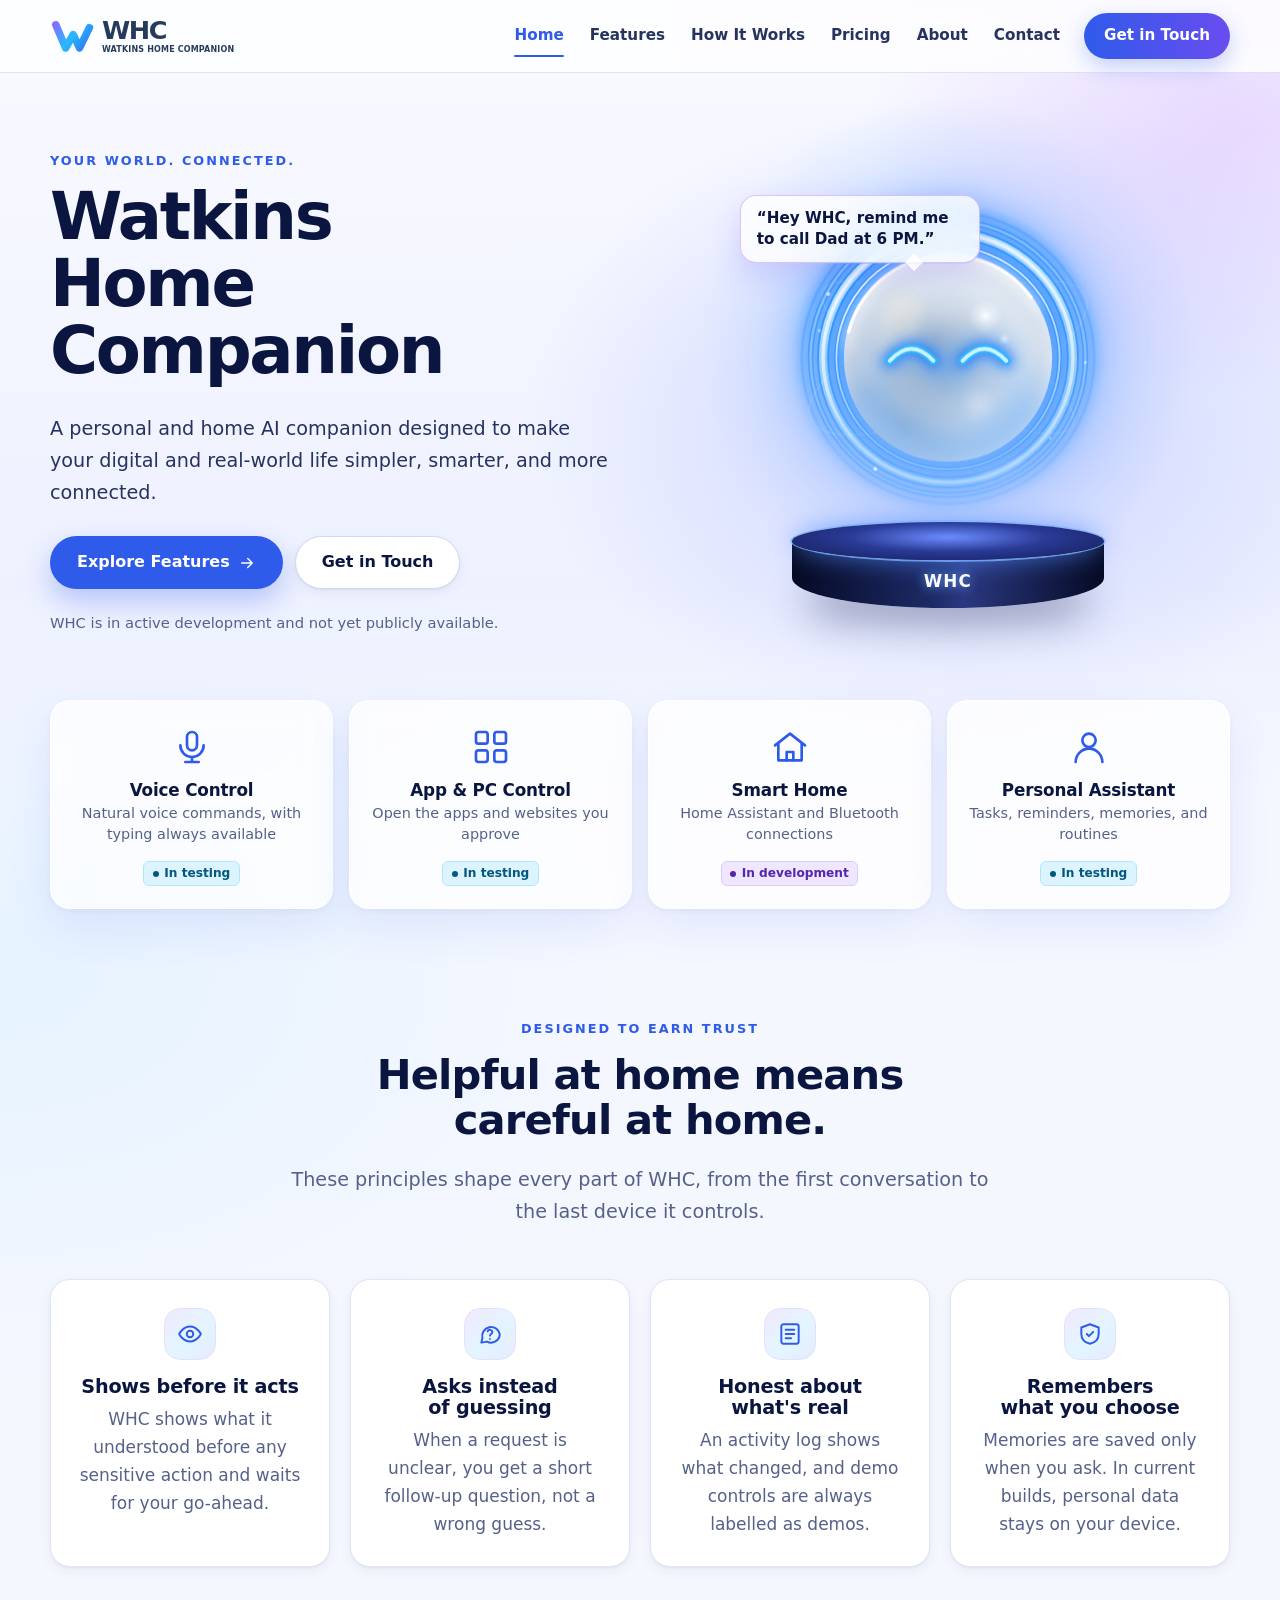
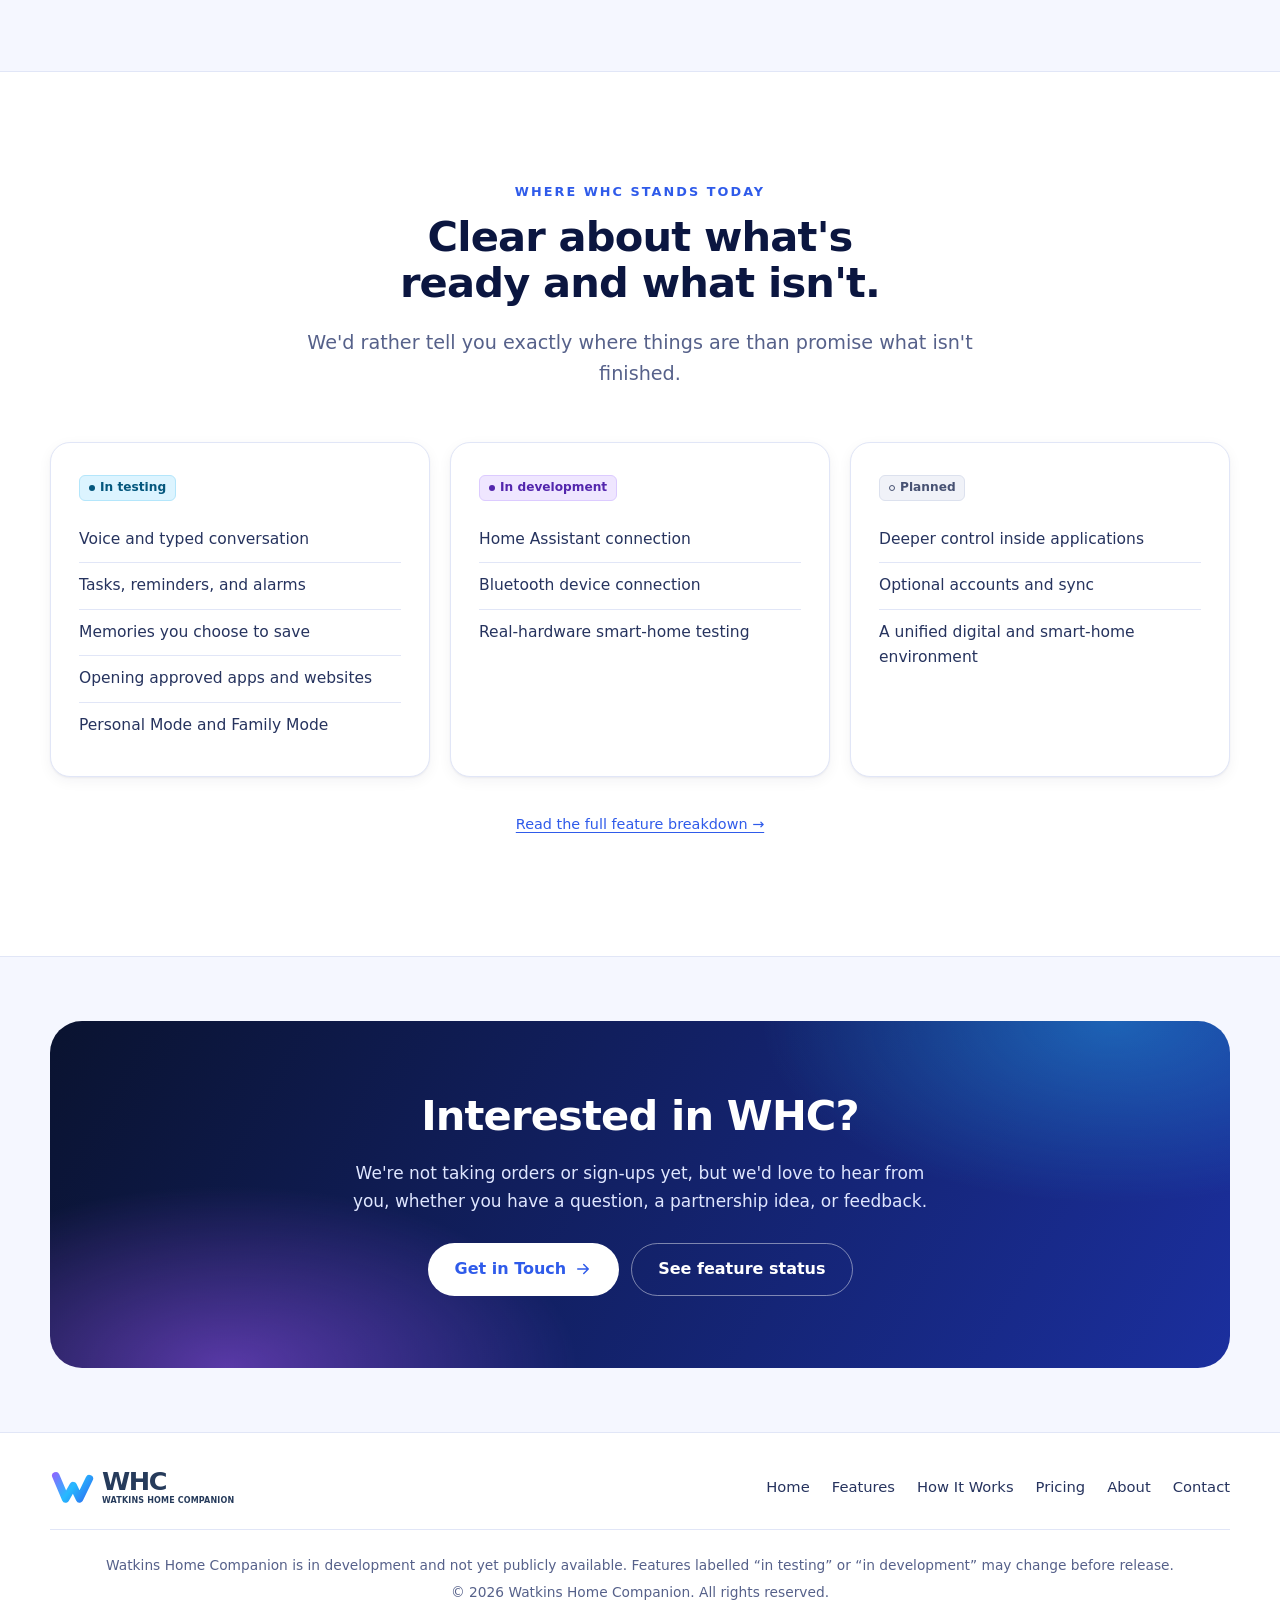
<file: index.html>
<!doctype html>
<html lang="en">
<head>
  <meta charset="utf-8">
  <meta name="viewport" content="width=device-width, initial-scale=1">
  <meta http-equiv="Content-Security-Policy" content="default-src 'self'; img-src 'self' data: https://*.google-analytics.com https://*.googletagmanager.com https://www.google.com; style-src 'self' 'unsafe-inline'; script-src 'self' https://*.googletagmanager.com; connect-src 'self' https://*.google-analytics.com https://*.analytics.google.com https://*.googletagmanager.com https://www.google.com; object-src 'none'; base-uri 'self'; form-action 'none'">
  <meta name="referrer" content="strict-origin-when-cross-origin">
  <!-- Google tag (gtag.js) for Google Analytics 4 -->
  <script async src="https://www.googletagmanager.com/gtag/js?id=G-37F58RW5W6"></script>
  <script src="/assets/js/analytics.js"></script>
  <title>Watkins Home Companion (WHC) — Your AI personal and home companion</title>
  <meta name="description" content="Watkins Home Companion (WHC) is a personal and home AI companion in development, designed to make your digital and real-world life simpler, smarter, and more connected.">
  <link rel="canonical" href="https://watkinshomecompanion.com/">
  <meta name="theme-color" content="#f5f7ff">
  <meta property="og:type" content="website">
  <meta property="og:site_name" content="Watkins Home Companion">
  <meta property="og:title" content="Watkins Home Companion (WHC) — Your AI personal and home companion">
  <meta property="og:description" content="Watkins Home Companion (WHC) is a personal and home AI companion in development, designed to make your digital and real-world life simpler, smarter, and more connected.">
  <meta property="og:url" content="https://watkinshomecompanion.com/">
  <meta property="og:image" content="https://watkinshomecompanion.com/assets/img/og-image.png">
  <meta property="og:image:width" content="1200">
  <meta property="og:image:height" content="630">
  <meta property="og:image:alt" content="The WHC logo beside the glowing WHC companion orb on its pedestal">
  <meta name="twitter:card" content="summary_large_image">
  <link rel="icon" href="/favicon.svg" type="image/svg+xml">
  <link rel="icon" href="/assets/img/icon-32.png" sizes="32x32" type="image/png">
  <link rel="apple-touch-icon" href="/assets/img/apple-touch-icon.png">
  <link rel="manifest" href="/site.webmanifest">
  <link rel="stylesheet" href="/assets/css/styles.css">
  <script src="/assets/js/main.js" defer></script>
  <noscript><style>.site-nav{display:block!important;position:static!important;box-shadow:none!important}.nav-toggle{display:none!important}.header-inner{flex-wrap:wrap}</style></noscript>
  <script type="application/ld+json">{"@context":"https://schema.org","@graph":[{"@type":"Organization","@id":"https://watkinshomecompanion.com/#org","name":"Watkins Home Companion","alternateName":"WHC","url":"https://watkinshomecompanion.com/","logo":"https://watkinshomecompanion.com/assets/img/whc-logo.png"},{"@type":"WebSite","@id":"https://watkinshomecompanion.com/#website","name":"Watkins Home Companion","url":"https://watkinshomecompanion.com/","publisher":{"@id":"https://watkinshomecompanion.com/#org"}}]}</script>
</head>
<body>
  <a class="skip-link" href="#main">Skip to main content</a>
  <header class="site-header">
    <div class="container header-inner">
      <a class="brand" href="/" aria-label="Watkins Home Companion — home"><svg class="brand-mark" viewBox="0 0 76 60" width="76" height="60" aria-hidden="true" focusable="false"><defs><linearGradient id="whc-grad-h" gradientUnits="userSpaceOnUse" x1="0" y1="0" x2="76" y2="60"><stop offset="0" stop-color="#a257ff"/><stop offset=".5" stop-color="#26baff"/><stop offset="1" stop-color="#3159ec"/></linearGradient></defs><path d="M10 10 27 50 40 27 51 50 68 15" fill="none" stroke="url(#whc-grad-h)" stroke-width="13" stroke-linecap="round" stroke-linejoin="round"/></svg><span class="brand-text"><span class="brand-name">WHC</span><span class="brand-sub">WATKINS HOME COMPANION</span></span></a>
      <button class="nav-toggle" type="button" aria-expanded="false" aria-controls="site-nav"><span class="sr-only">Open menu</span><span class="nav-toggle-bars" aria-hidden="true"></span></button>
      <nav id="site-nav" class="site-nav" aria-label="Main">
        <ul>
          <li><a href="/" aria-current="page">Home</a></li>
          <li><a href="/features/">Features</a></li>
          <li><a href="/how-it-works/">How It Works</a></li>
          <li><a href="/pricing/">Pricing</a></li>
          <li><a href="/about/">About</a></li>
          <li><a href="/contact/">Contact</a></li>
          <li><a class="nav-cta" href="/contact/">Get in Touch</a></li>
        </ul>
      </nav>
    </div>
  </header>

  <main id="main">
    <section class="hero" aria-labelledby="hero-title">
      <div class="container hero-inner">
        <div class="hero-copy">
          <p class="eyebrow">Your world. Connected.</p>
          <h1 id="hero-title">Watkins<br>Home Companion</h1>
          <p class="lede">A personal and home AI companion designed to make your digital and real-world life simpler, smarter, and more connected.</p>
          <div class="cta-row">
            <a class="btn btn-primary" href="/features/">Explore Features <svg viewBox="0 0 24 24" aria-hidden="true" focusable="false" fill="none" stroke="currentColor" stroke-width="2" stroke-linecap="round" stroke-linejoin="round"><path d="M5 12h14M13 6l6 6-6 6"/></svg></a>
            <a class="btn btn-ghost" href="/contact/">Get in Touch</a>
          </div>
          <p class="hero-note">WHC is in active development and not yet publicly available.</p>
        </div>
        <div class="hero-visual">
          <div class="orb-scene">
            <span class="orb-glow" aria-hidden="true"></span>
            <p class="bubble bubble--hero"><span class="sr-only">Example request: </span>“Hey WHC, remind me to call Dad at 6 PM.”</p>
            <div class="orb-float" aria-hidden="true"><div class="orb"></div></div>
            <div class="pedestal" aria-hidden="true"><div class="pedestal-body"><span>WHC</span></div><div class="pedestal-top"></div></div>
          </div>
        </div>
      </div>
    </section>

    <section class="tiles" aria-label="Core capabilities">
      <div class="container">
        <div class="grid grid-4">
          <div class="tile">
            <div class="tile-icon" aria-hidden="true"><svg viewBox="0 0 24 24" aria-hidden="true" focusable="false"><rect x="9" y="3" width="6" height="11" rx="3"/><path d="M5 11a7 7 0 0 0 14 0M12 18v3M8 21h8"/></svg></div>
            <h2>Voice Control</h2>
            <p>Natural voice commands, with typing always available</p>
            <span class="status status--testing">In testing</span>
          </div>
          <div class="tile">
            <div class="tile-icon" aria-hidden="true"><svg viewBox="0 0 24 24" aria-hidden="true" focusable="false"><rect x="3" y="3" width="7" height="7" rx="1.5"/><rect x="14" y="3" width="7" height="7" rx="1.5"/><rect x="3" y="14" width="7" height="7" rx="1.5"/><rect x="14" y="14" width="7" height="7" rx="1.5"/></svg></div>
            <h2>App &amp; PC Control</h2>
            <p>Open the apps and websites you approve</p>
            <span class="status status--testing">In testing</span>
          </div>
          <div class="tile">
            <div class="tile-icon" aria-hidden="true"><svg viewBox="0 0 24 24" aria-hidden="true" focusable="false"><path d="M3 11 12 4l9 7"/><path d="M5 10v10h14V10"/><path d="M10 20v-5h4v5"/></svg></div>
            <h2>Smart Home</h2>
            <p>Home Assistant and Bluetooth connections</p>
            <span class="status status--dev">In development</span>
          </div>
          <div class="tile">
            <div class="tile-icon" aria-hidden="true"><svg viewBox="0 0 24 24" aria-hidden="true" focusable="false"><circle cx="12" cy="8" r="4"/><path d="M4 21a8 8 0 0 1 16 0"/></svg></div>
            <h2>Personal Assistant</h2>
            <p>Tasks, reminders, memories, and routines</p>
            <span class="status status--testing">In testing</span>
          </div>
        </div>
      </div>
    </section>

    <section class="section" aria-labelledby="trust-title">
      <div class="container">
        <div class="section-head center">
          <p class="eyebrow">Designed to earn trust</p>
          <h2 id="trust-title">Helpful at home means careful at home.</h2>
          <p class="lede">These principles shape every part of WHC, from the first conversation to the last device it controls.</p>
        </div>
        <div class="grid grid-4">
          <article class="card card-center">
            <span class="icon" aria-hidden="true"><svg viewBox="0 0 24 24" aria-hidden="true" focusable="false"><path d="M2 12s3.5-7 10-7 10 7 10 7-3.5 7-10 7S2 12 2 12z"/><circle cx="12" cy="12" r="3"/></svg></span>
            <h3>Shows before it acts</h3>
            <p>WHC shows what it understood before any sensitive action and waits for your go-ahead.</p>
          </article>
          <article class="card card-center">
            <span class="icon" aria-hidden="true"><svg viewBox="0 0 24 24" aria-hidden="true" focusable="false"><path d="M21 12a8 8 0 0 1-11.8 7L4 20l1-4.5A8 8 0 1 1 21 12z"/><path d="M9.8 9.5a2.3 2.3 0 0 1 4.4.8c0 1.5-2.2 2-2.2 3.2M12 16.5h.01"/></svg></span>
            <h3>Asks instead of guessing</h3>
            <p>When a request is unclear, you get a short follow-up question, not a wrong guess.</p>
          </article>
          <article class="card card-center">
            <span class="icon" aria-hidden="true"><svg viewBox="0 0 24 24" aria-hidden="true" focusable="false"><rect x="4" y="3" width="16" height="18" rx="2"/><path d="M8 8h8M8 12h8M8 16h5"/></svg></span>
            <h3>Honest about what's real</h3>
            <p>An activity log shows what changed, and demo controls are always labelled as demos.</p>
          </article>
          <article class="card card-center">
            <span class="icon" aria-hidden="true"><svg viewBox="0 0 24 24" aria-hidden="true" focusable="false"><path d="M12 3 4 6v6c0 5 3.5 8 8 9 4.5-1 8-4 8-9V6z"/><path d="m9 12 2 2 4-4"/></svg></span>
            <h3>Remembers what you choose</h3>
            <p>Memories are saved only when you ask. In current builds, personal data stays on your device.</p>
          </article>
        </div>
      </div>
    </section>

    <section class="section section--white" aria-labelledby="status-title">
      <div class="container">
        <div class="section-head center">
          <p class="eyebrow">Where WHC stands today</p>
          <h2 id="status-title">Clear about what's ready and what isn't.</h2>
          <p class="lede">We'd rather tell you exactly where things are than promise what isn't finished.</p>
        </div>
        <div class="status-cols">
          <div class="card status-col">
            <span class="status status--testing">In testing</span>
            <ul>
              <li>Voice and typed conversation</li>
              <li>Tasks, reminders, and alarms</li>
              <li>Memories you choose to save</li>
              <li>Opening approved apps and websites</li>
              <li>Personal Mode and Family Mode</li>
            </ul>
          </div>
          <div class="card status-col">
            <span class="status status--dev">In development</span>
            <ul>
              <li>Home Assistant connection</li>
              <li>Bluetooth device connection</li>
              <li>Real-hardware smart-home testing</li>
            </ul>
          </div>
          <div class="card status-col">
            <span class="status status--planned">Planned</span>
            <ul>
              <li>Deeper control inside applications</li>
              <li>Optional accounts and sync</li>
              <li>A unified digital and smart-home environment</li>
            </ul>
          </div>
        </div>
        <p class="updated"><a href="/features/">Read the full feature breakdown →</a></p>
      </div>
    </section>

    <section class="section section--tight">
      <div class="container">
        <div class="cta-band">
          <h2>Interested in WHC?</h2>
          <p>We're not taking orders or sign-ups yet, but we'd love to hear from you, whether you have a question, a partnership idea, or feedback.</p>
          <div class="cta-row">
            <a class="btn btn-primary" href="/contact/">Get in Touch <svg viewBox="0 0 24 24" aria-hidden="true" focusable="false" fill="none" stroke="currentColor" stroke-width="2" stroke-linecap="round" stroke-linejoin="round"><path d="M5 12h14M13 6l6 6-6 6"/></svg></a>
            <a class="btn btn-ghost" href="/features/">See feature status</a>
          </div>
        </div>
      </div>
    </section>

  </main>

  <footer class="site-footer">
    <div class="container">
      <div class="footer-top">
        <a class="brand" href="/" aria-label="Watkins Home Companion — home"><svg class="brand-mark" viewBox="0 0 76 60" width="76" height="60" aria-hidden="true" focusable="false"><defs><linearGradient id="whc-grad-f" gradientUnits="userSpaceOnUse" x1="0" y1="0" x2="76" y2="60"><stop offset="0" stop-color="#a257ff"/><stop offset=".5" stop-color="#26baff"/><stop offset="1" stop-color="#3159ec"/></linearGradient></defs><path d="M10 10 27 50 40 27 51 50 68 15" fill="none" stroke="url(#whc-grad-f)" stroke-width="13" stroke-linecap="round" stroke-linejoin="round"/></svg><span class="brand-text"><span class="brand-name">WHC</span><span class="brand-sub">WATKINS HOME COMPANION</span></span></a>
        <nav class="footer-nav" aria-label="Footer">
          <ul>
            <li><a href="/">Home</a></li>
            <li><a href="/features/">Features</a></li>
            <li><a href="/how-it-works/">How It Works</a></li>
            <li><a href="/pricing/">Pricing</a></li>
            <li><a href="/about/">About</a></li>
            <li><a href="/contact/">Contact</a></li>
          </ul>
        </nav>
      </div>
      <div class="footer-bottom">
        <p>Watkins Home Companion is in development and not yet publicly available. Features labelled “in testing” or “in development” may change before release.</p>
        <p>© <span data-year>2026</span> Watkins Home Companion. All rights reserved.</p>
      </div>
    </div>
  </footer>
</body>
</html>
</file>
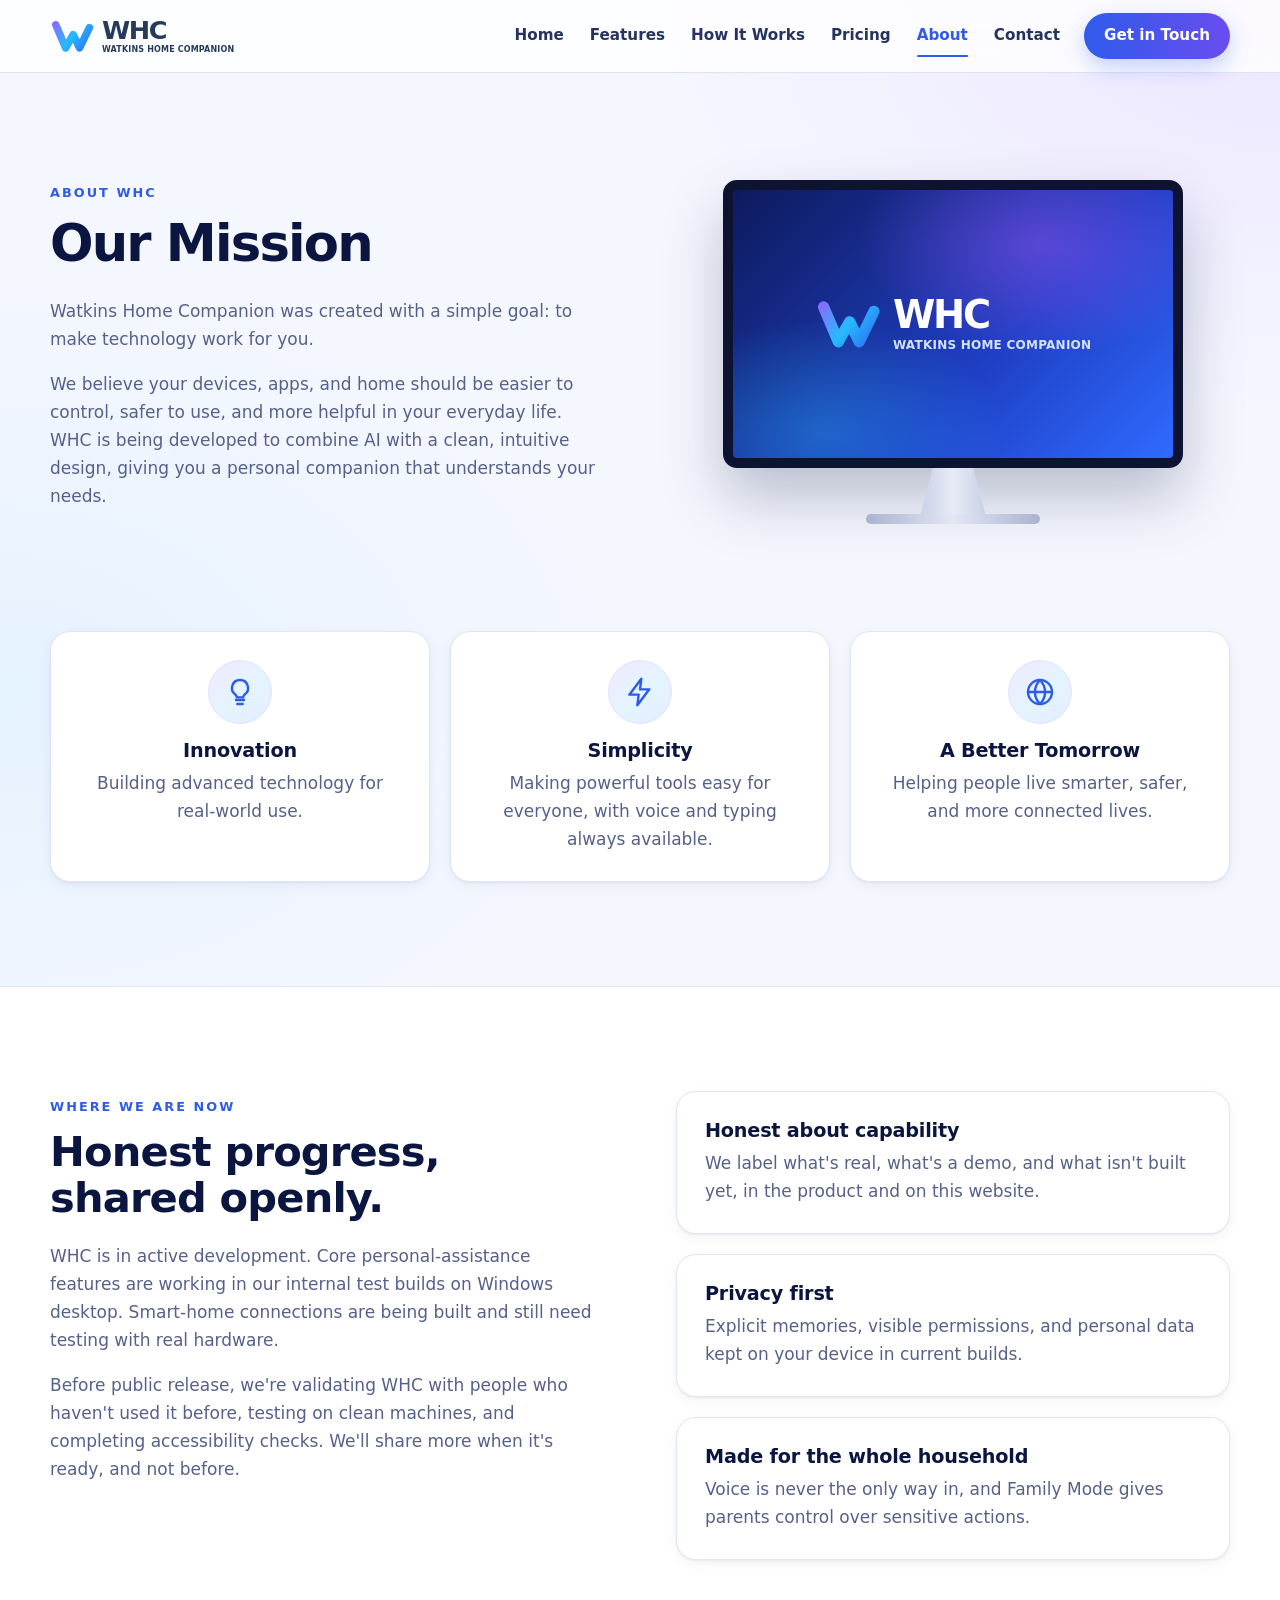
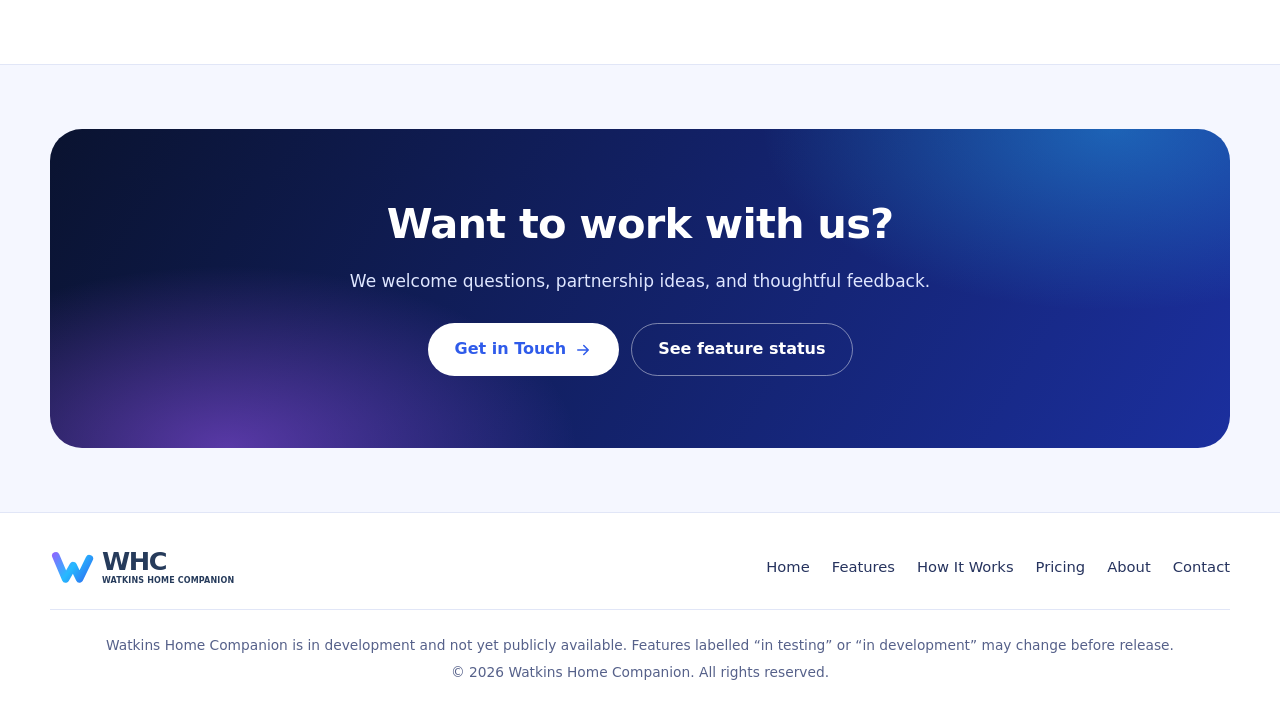
<file: about/index.html>
<!doctype html>
<html lang="en">
<head>
  <meta charset="utf-8">
  <meta name="viewport" content="width=device-width, initial-scale=1">
  <meta http-equiv="Content-Security-Policy" content="default-src 'self'; img-src 'self' data: https://*.google-analytics.com https://*.googletagmanager.com https://www.google.com; style-src 'self' 'unsafe-inline'; script-src 'self' https://*.googletagmanager.com; connect-src 'self' https://*.google-analytics.com https://*.analytics.google.com https://*.googletagmanager.com https://www.google.com; object-src 'none'; base-uri 'self'; form-action 'none'">
  <meta name="referrer" content="strict-origin-when-cross-origin">
  <!-- Google tag (gtag.js) for Google Analytics 4 -->
  <script async src="https://www.googletagmanager.com/gtag/js?id=G-37F58RW5W6"></script>
  <script src="/assets/js/analytics.js"></script>
  <title>About · Watkins Home Companion</title>
  <meta name="description" content="About Watkins Home Companion: our mission is to make technology work for you, with a calm, honest, privacy-minded AI companion for people and households.">
  <link rel="canonical" href="https://watkinshomecompanion.com/about/">
  <meta name="theme-color" content="#f5f7ff">
  <meta property="og:type" content="website">
  <meta property="og:site_name" content="Watkins Home Companion">
  <meta property="og:title" content="About · Watkins Home Companion">
  <meta property="og:description" content="About Watkins Home Companion: our mission is to make technology work for you, with a calm, honest, privacy-minded AI companion for people and households.">
  <meta property="og:url" content="https://watkinshomecompanion.com/about/">
  <meta property="og:image" content="https://watkinshomecompanion.com/assets/img/og-image.png">
  <meta property="og:image:width" content="1200">
  <meta property="og:image:height" content="630">
  <meta property="og:image:alt" content="The WHC logo beside the glowing WHC companion orb on its pedestal">
  <meta name="twitter:card" content="summary_large_image">
  <link rel="icon" href="/favicon.svg" type="image/svg+xml">
  <link rel="icon" href="/assets/img/icon-32.png" sizes="32x32" type="image/png">
  <link rel="apple-touch-icon" href="/assets/img/apple-touch-icon.png">
  <link rel="manifest" href="/site.webmanifest">
  <link rel="stylesheet" href="/assets/css/styles.css">
  <script src="/assets/js/main.js" defer></script>
  <noscript><style>.site-nav{display:block!important;position:static!important;box-shadow:none!important}.nav-toggle{display:none!important}.header-inner{flex-wrap:wrap}</style></noscript>
</head>
<body>
  <a class="skip-link" href="#main">Skip to main content</a>
  <header class="site-header">
    <div class="container header-inner">
      <a class="brand" href="/" aria-label="Watkins Home Companion — home"><svg class="brand-mark" viewBox="0 0 76 60" width="76" height="60" aria-hidden="true" focusable="false"><defs><linearGradient id="whc-grad-h" gradientUnits="userSpaceOnUse" x1="0" y1="0" x2="76" y2="60"><stop offset="0" stop-color="#a257ff"/><stop offset=".5" stop-color="#26baff"/><stop offset="1" stop-color="#3159ec"/></linearGradient></defs><path d="M10 10 27 50 40 27 51 50 68 15" fill="none" stroke="url(#whc-grad-h)" stroke-width="13" stroke-linecap="round" stroke-linejoin="round"/></svg><span class="brand-text"><span class="brand-name">WHC</span><span class="brand-sub">WATKINS HOME COMPANION</span></span></a>
      <button class="nav-toggle" type="button" aria-expanded="false" aria-controls="site-nav"><span class="sr-only">Open menu</span><span class="nav-toggle-bars" aria-hidden="true"></span></button>
      <nav id="site-nav" class="site-nav" aria-label="Main">
        <ul>
          <li><a href="/">Home</a></li>
          <li><a href="/features/">Features</a></li>
          <li><a href="/how-it-works/">How It Works</a></li>
          <li><a href="/pricing/">Pricing</a></li>
          <li><a href="/about/" aria-current="page">About</a></li>
          <li><a href="/contact/">Contact</a></li>
          <li><a class="nav-cta" href="/contact/">Get in Touch</a></li>
        </ul>
      </nav>
    </div>
  </header>

  <main id="main">
    <section class="section">
      <div class="container split">
        <div class="prose">
          <p class="eyebrow">About WHC</p>
          <h1 style="font-size:clamp(2.1rem,4.6vw,3.2rem)">Our Mission</h1>
          <p>Watkins Home Companion was created with a simple goal: to make technology work for you.</p>
          <p>We believe your devices, apps, and home should be easier to control, safer to use, and more helpful in your everyday life. WHC is being developed to combine AI with a clean, intuitive design, giving you a personal companion that understands your needs.</p>
        </div>
        <div class="monitor" aria-hidden="true">
          <div class="monitor-screen"><span class="brand brand--on-dark"><svg class="brand-mark" viewBox="0 0 76 60" width="76" height="60" aria-hidden="true" focusable="false"><defs><linearGradient id="whc-grad-m" gradientUnits="userSpaceOnUse" x1="0" y1="0" x2="76" y2="60"><stop offset="0" stop-color="#a257ff"/><stop offset=".5" stop-color="#26baff"/><stop offset="1" stop-color="#3159ec"/></linearGradient></defs><path d="M10 10 27 50 40 27 51 50 68 15" fill="none" stroke="url(#whc-grad-m)" stroke-width="13" stroke-linecap="round" stroke-linejoin="round"/></svg><span class="brand-text"><span class="brand-name">WHC</span><span class="brand-sub">WATKINS HOME COMPANION</span></span></span></div>
          <div class="monitor-stand"></div>
          <div class="monitor-base"></div>
        </div>
      </div>
    </section>

    <section class="section" style="padding-top:0" aria-label="Our values">
      <div class="container">
        <div class="grid grid-3">
          <article class="card card-center">
            <span class="icon icon--lg" aria-hidden="true"><svg viewBox="0 0 24 24" aria-hidden="true" focusable="false"><path d="M9 18h6M10 21h4"/><path d="M12 3a6 6 0 0 0-3.5 10.9c.6.5 1 1.2 1 2.1h5c0-.9.4-1.6 1-2.1A6 6 0 0 0 12 3z"/></svg></span>
            <h3>Innovation</h3>
            <p>Building advanced technology for real-world use.</p>
          </article>
          <article class="card card-center">
            <span class="icon icon--lg" aria-hidden="true"><svg viewBox="0 0 24 24" aria-hidden="true" focusable="false"><path d="M13 2 4 14h7l-1 8 9-12h-7z"/></svg></span>
            <h3>Simplicity</h3>
            <p>Making powerful tools easy for everyone, with voice and typing always available.</p>
          </article>
          <article class="card card-center">
            <span class="icon icon--lg" aria-hidden="true"><svg viewBox="0 0 24 24" aria-hidden="true" focusable="false"><circle cx="12" cy="12" r="9"/><path d="M3 12h18M12 3c2.5 2.6 3.8 5.6 3.8 9s-1.3 6.4-3.8 9c-2.5-2.6-3.8-5.6-3.8-9S9.5 5.6 12 3z"/></svg></span>
            <h3>A Better Tomorrow</h3>
            <p>Helping people live smarter, safer, and more connected lives.</p>
          </article>
        </div>
      </div>
    </section>

    <section class="section section--white" aria-labelledby="now-title">
      <div class="container split" style="align-items:start">
        <div class="prose">
          <p class="eyebrow">Where we are now</p>
          <h2 id="now-title">Honest progress, shared openly.</h2>
          <p>WHC is in active development. Core personal-assistance features are working in our internal test builds on Windows desktop. Smart-home connections are being built and still need testing with real hardware.</p>
          <p>Before public release, we're validating WHC with people who haven't used it before, testing on clean machines, and completing accessibility checks. We'll share more when it's ready, and not before.</p>
        </div>
        <div class="grid">
          <article class="card">
            <h3>Honest about capability</h3>
            <p>We label what's real, what's a demo, and what isn't built yet, in the product and on this website.</p>
          </article>
          <article class="card">
            <h3>Privacy first</h3>
            <p>Explicit memories, visible permissions, and personal data kept on your device in current builds.</p>
          </article>
          <article class="card">
            <h3>Made for the whole household</h3>
            <p>Voice is never the only way in, and Family Mode gives parents control over sensitive actions.</p>
          </article>
        </div>
      </div>
    </section>

    <section class="section section--tight">
      <div class="container">
        <div class="cta-band">
          <h2>Want to work with us?</h2>
          <p>We welcome questions, partnership ideas, and thoughtful feedback.</p>
          <div class="cta-row">
            <a class="btn btn-primary" href="/contact/">Get in Touch <svg viewBox="0 0 24 24" aria-hidden="true" focusable="false" fill="none" stroke="currentColor" stroke-width="2" stroke-linecap="round" stroke-linejoin="round"><path d="M5 12h14M13 6l6 6-6 6"/></svg></a>
            <a class="btn btn-ghost" href="/features/">See feature status</a>
          </div>
        </div>
      </div>
    </section>

  </main>

  <footer class="site-footer">
    <div class="container">
      <div class="footer-top">
        <a class="brand" href="/" aria-label="Watkins Home Companion — home"><svg class="brand-mark" viewBox="0 0 76 60" width="76" height="60" aria-hidden="true" focusable="false"><defs><linearGradient id="whc-grad-f" gradientUnits="userSpaceOnUse" x1="0" y1="0" x2="76" y2="60"><stop offset="0" stop-color="#a257ff"/><stop offset=".5" stop-color="#26baff"/><stop offset="1" stop-color="#3159ec"/></linearGradient></defs><path d="M10 10 27 50 40 27 51 50 68 15" fill="none" stroke="url(#whc-grad-f)" stroke-width="13" stroke-linecap="round" stroke-linejoin="round"/></svg><span class="brand-text"><span class="brand-name">WHC</span><span class="brand-sub">WATKINS HOME COMPANION</span></span></a>
        <nav class="footer-nav" aria-label="Footer">
          <ul>
            <li><a href="/">Home</a></li>
            <li><a href="/features/">Features</a></li>
            <li><a href="/how-it-works/">How It Works</a></li>
            <li><a href="/pricing/">Pricing</a></li>
            <li><a href="/about/">About</a></li>
            <li><a href="/contact/">Contact</a></li>
          </ul>
        </nav>
      </div>
      <div class="footer-bottom">
        <p>Watkins Home Companion is in development and not yet publicly available. Features labelled “in testing” or “in development” may change before release.</p>
        <p>© <span data-year>2026</span> Watkins Home Companion. All rights reserved.</p>
      </div>
    </div>
  </footer>
</body>
</html>
</file>
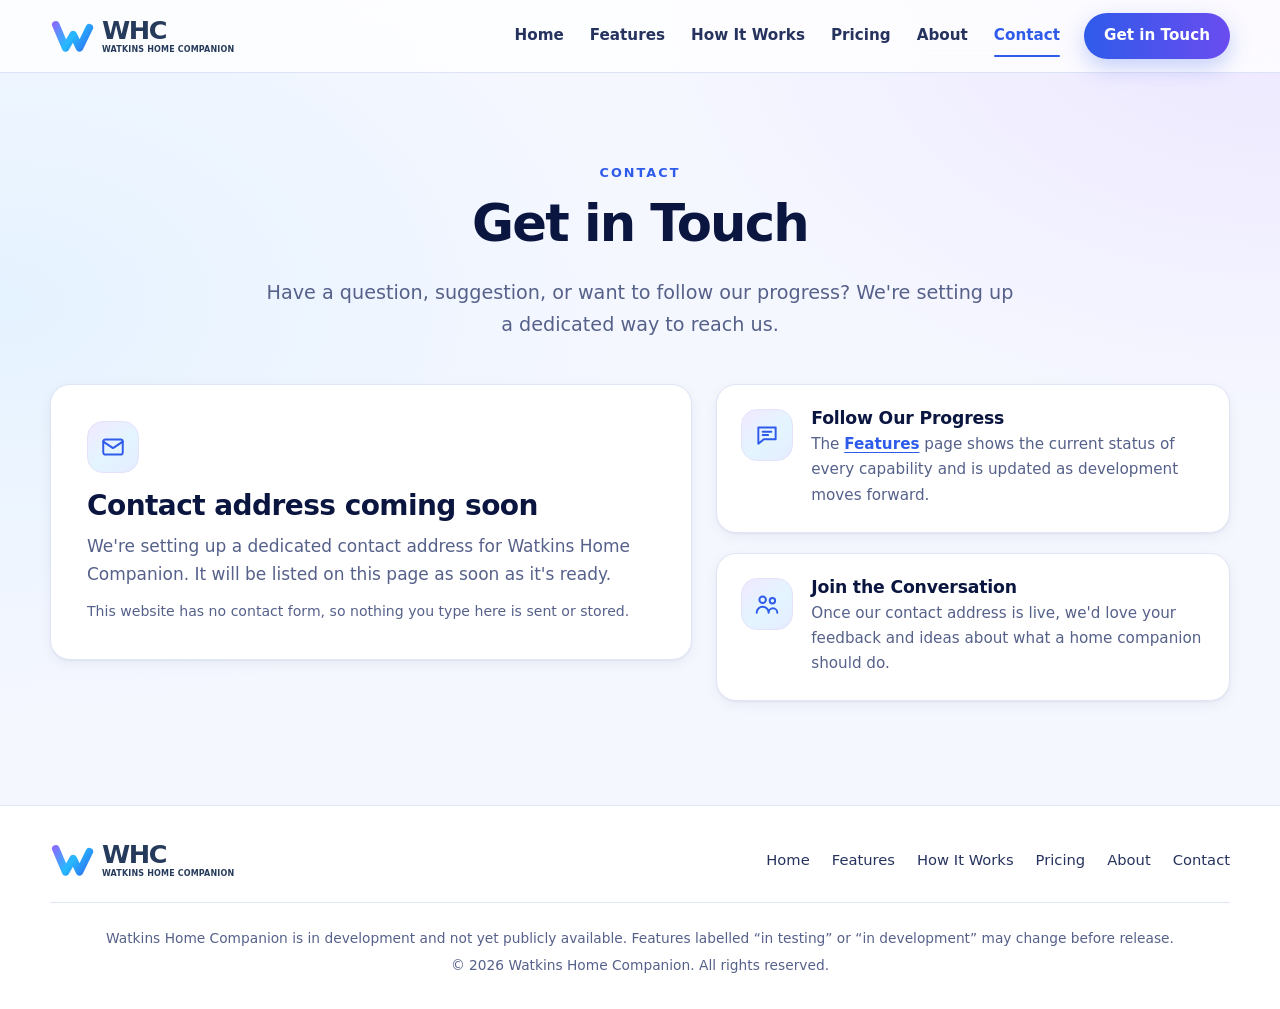
<file: contact/index.html>
<!doctype html>
<html lang="en">
<head>
  <meta charset="utf-8">
  <meta name="viewport" content="width=device-width, initial-scale=1">
  <meta http-equiv="Content-Security-Policy" content="default-src 'self'; img-src 'self' data: https://*.google-analytics.com https://*.googletagmanager.com https://www.google.com; style-src 'self' 'unsafe-inline'; script-src 'self' https://*.googletagmanager.com; connect-src 'self' https://*.google-analytics.com https://*.analytics.google.com https://*.googletagmanager.com https://www.google.com; object-src 'none'; base-uri 'self'; form-action 'none'">
  <meta name="referrer" content="strict-origin-when-cross-origin">
  <!-- Google tag (gtag.js) for Google Analytics 4 -->
  <script async src="https://www.googletagmanager.com/gtag/js?id=G-37F58RW5W6"></script>
  <script src="/assets/js/analytics.js"></script>
  <title>Contact · Watkins Home Companion</title>
  <meta name="description" content="Contact Watkins Home Companion with questions, suggestions, partnership ideas, or to follow our progress.">
  <link rel="canonical" href="https://watkinshomecompanion.com/contact/">
  <meta name="theme-color" content="#f5f7ff">
  <meta property="og:type" content="website">
  <meta property="og:site_name" content="Watkins Home Companion">
  <meta property="og:title" content="Contact · Watkins Home Companion">
  <meta property="og:description" content="Contact Watkins Home Companion with questions, suggestions, partnership ideas, or to follow our progress.">
  <meta property="og:url" content="https://watkinshomecompanion.com/contact/">
  <meta property="og:image" content="https://watkinshomecompanion.com/assets/img/og-image.png">
  <meta property="og:image:width" content="1200">
  <meta property="og:image:height" content="630">
  <meta property="og:image:alt" content="The WHC logo beside the glowing WHC companion orb on its pedestal">
  <meta name="twitter:card" content="summary_large_image">
  <link rel="icon" href="/favicon.svg" type="image/svg+xml">
  <link rel="icon" href="/assets/img/icon-32.png" sizes="32x32" type="image/png">
  <link rel="apple-touch-icon" href="/assets/img/apple-touch-icon.png">
  <link rel="manifest" href="/site.webmanifest">
  <link rel="stylesheet" href="/assets/css/styles.css">
  <script src="/assets/js/main.js" defer></script>
  <noscript><style>.site-nav{display:block!important;position:static!important;box-shadow:none!important}.nav-toggle{display:none!important}.header-inner{flex-wrap:wrap}</style></noscript>
</head>
<body>
  <a class="skip-link" href="#main">Skip to main content</a>
  <header class="site-header">
    <div class="container header-inner">
      <a class="brand" href="/" aria-label="Watkins Home Companion — home"><svg class="brand-mark" viewBox="0 0 76 60" width="76" height="60" aria-hidden="true" focusable="false"><defs><linearGradient id="whc-grad-h" gradientUnits="userSpaceOnUse" x1="0" y1="0" x2="76" y2="60"><stop offset="0" stop-color="#a257ff"/><stop offset=".5" stop-color="#26baff"/><stop offset="1" stop-color="#3159ec"/></linearGradient></defs><path d="M10 10 27 50 40 27 51 50 68 15" fill="none" stroke="url(#whc-grad-h)" stroke-width="13" stroke-linecap="round" stroke-linejoin="round"/></svg><span class="brand-text"><span class="brand-name">WHC</span><span class="brand-sub">WATKINS HOME COMPANION</span></span></a>
      <button class="nav-toggle" type="button" aria-expanded="false" aria-controls="site-nav"><span class="sr-only">Open menu</span><span class="nav-toggle-bars" aria-hidden="true"></span></button>
      <nav id="site-nav" class="site-nav" aria-label="Main">
        <ul>
          <li><a href="/">Home</a></li>
          <li><a href="/features/">Features</a></li>
          <li><a href="/how-it-works/">How It Works</a></li>
          <li><a href="/pricing/">Pricing</a></li>
          <li><a href="/about/">About</a></li>
          <li><a href="/contact/" aria-current="page">Contact</a></li>
          <li><a class="nav-cta" href="/contact/">Get in Touch</a></li>
        </ul>
      </nav>
    </div>
  </header>

  <main id="main">
    <section class="page-head">
      <div class="container">
        <p class="eyebrow">Contact</p>
        <h1>Get in Touch</h1>
        <p class="lede">Have a question, suggestion, or want to follow our progress? We're setting up a dedicated way to reach us.</p>
      </div>
    </section>

    <section class="section" style="padding-top:0">
      <div class="container contact-grid">
        <div class="card form-card contact-soon">
          <span class="icon" aria-hidden="true"><svg viewBox="0 0 24 24" aria-hidden="true" focusable="false"><rect x="3" y="5" width="18" height="14" rx="2"/><path d="m3 7 9 6 9-6"/></svg></span>
          <h2>Contact address coming soon</h2>
          <p>We're setting up a dedicated contact address for Watkins Home Companion. It will be listed on this page as soon as it's ready.</p>
          <p class="form-help">This website has no contact form, so nothing you type here is sent or stored.</p>
        </div>
        <div class="grid">
          <article class="card info-card">
            <span class="icon" aria-hidden="true"><svg viewBox="0 0 24 24" aria-hidden="true" focusable="false"><path d="M4 5h16v11H9l-5 4z"/><path d="M8 9h8M8 12h5"/></svg></span>
            <div>
              <h3>Follow Our Progress</h3>
              <p>The <a href="/features/">Features</a> page shows the current status of every capability and is updated as development moves forward.</p>
            </div>
          </article>
          <article class="card info-card">
            <span class="icon" aria-hidden="true"><svg viewBox="0 0 24 24" aria-hidden="true" focusable="false"><circle cx="8" cy="8" r="3"/><circle cx="17" cy="9" r="2.5"/><path d="M2.5 20a5.5 5.5 0 0 1 11 0M13.5 20a4 4 0 0 1 8 0"/></svg></span>
            <div>
              <h3>Join the Conversation</h3>
              <p>Once our contact address is live, we'd love your feedback and ideas about what a home companion should do.</p>
            </div>
          </article>
        </div>
      </div>
    </section>

  </main>

  <footer class="site-footer">
    <div class="container">
      <div class="footer-top">
        <a class="brand" href="/" aria-label="Watkins Home Companion — home"><svg class="brand-mark" viewBox="0 0 76 60" width="76" height="60" aria-hidden="true" focusable="false"><defs><linearGradient id="whc-grad-f" gradientUnits="userSpaceOnUse" x1="0" y1="0" x2="76" y2="60"><stop offset="0" stop-color="#a257ff"/><stop offset=".5" stop-color="#26baff"/><stop offset="1" stop-color="#3159ec"/></linearGradient></defs><path d="M10 10 27 50 40 27 51 50 68 15" fill="none" stroke="url(#whc-grad-f)" stroke-width="13" stroke-linecap="round" stroke-linejoin="round"/></svg><span class="brand-text"><span class="brand-name">WHC</span><span class="brand-sub">WATKINS HOME COMPANION</span></span></a>
        <nav class="footer-nav" aria-label="Footer">
          <ul>
            <li><a href="/">Home</a></li>
            <li><a href="/features/">Features</a></li>
            <li><a href="/how-it-works/">How It Works</a></li>
            <li><a href="/pricing/">Pricing</a></li>
            <li><a href="/about/">About</a></li>
            <li><a href="/contact/">Contact</a></li>
          </ul>
        </nav>
      </div>
      <div class="footer-bottom">
        <p>Watkins Home Companion is in development and not yet publicly available. Features labelled “in testing” or “in development” may change before release.</p>
        <p>© <span data-year>2026</span> Watkins Home Companion. All rights reserved.</p>
      </div>
    </div>
  </footer>
</body>
</html>
</file>
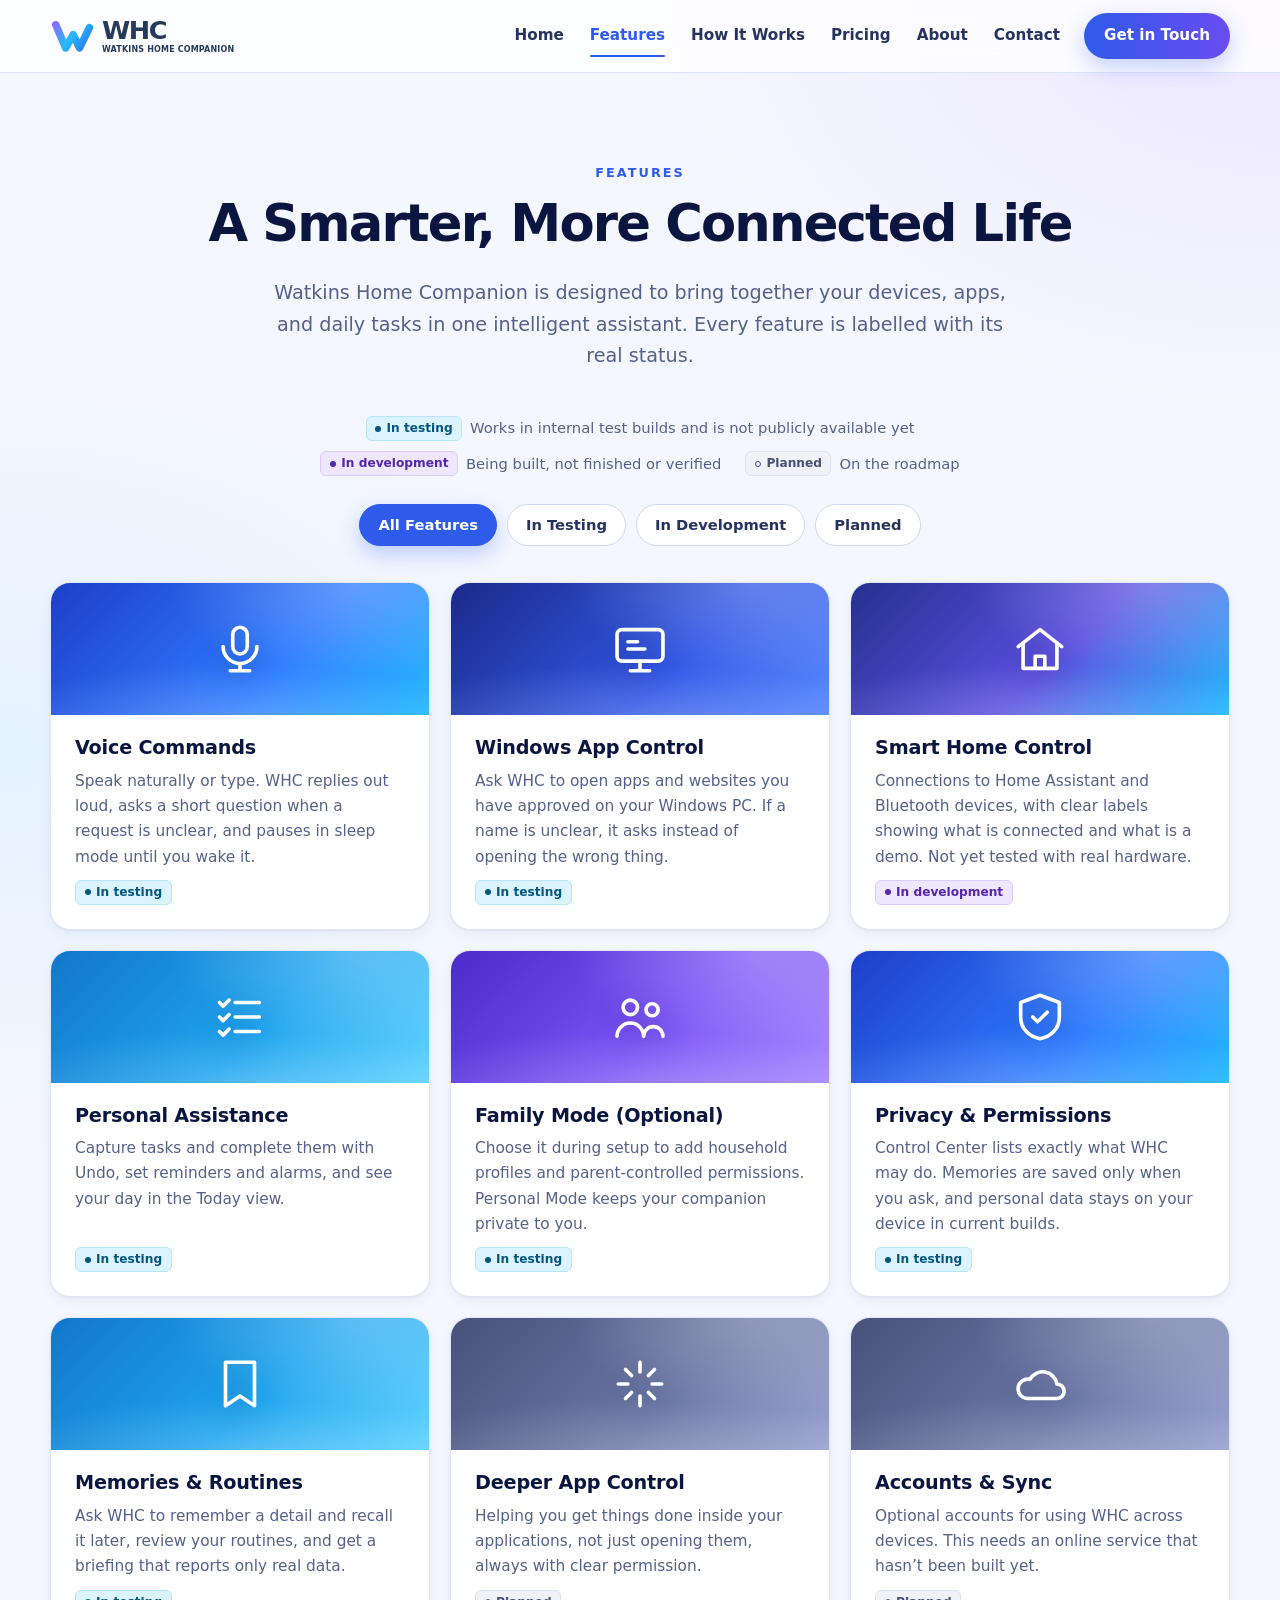
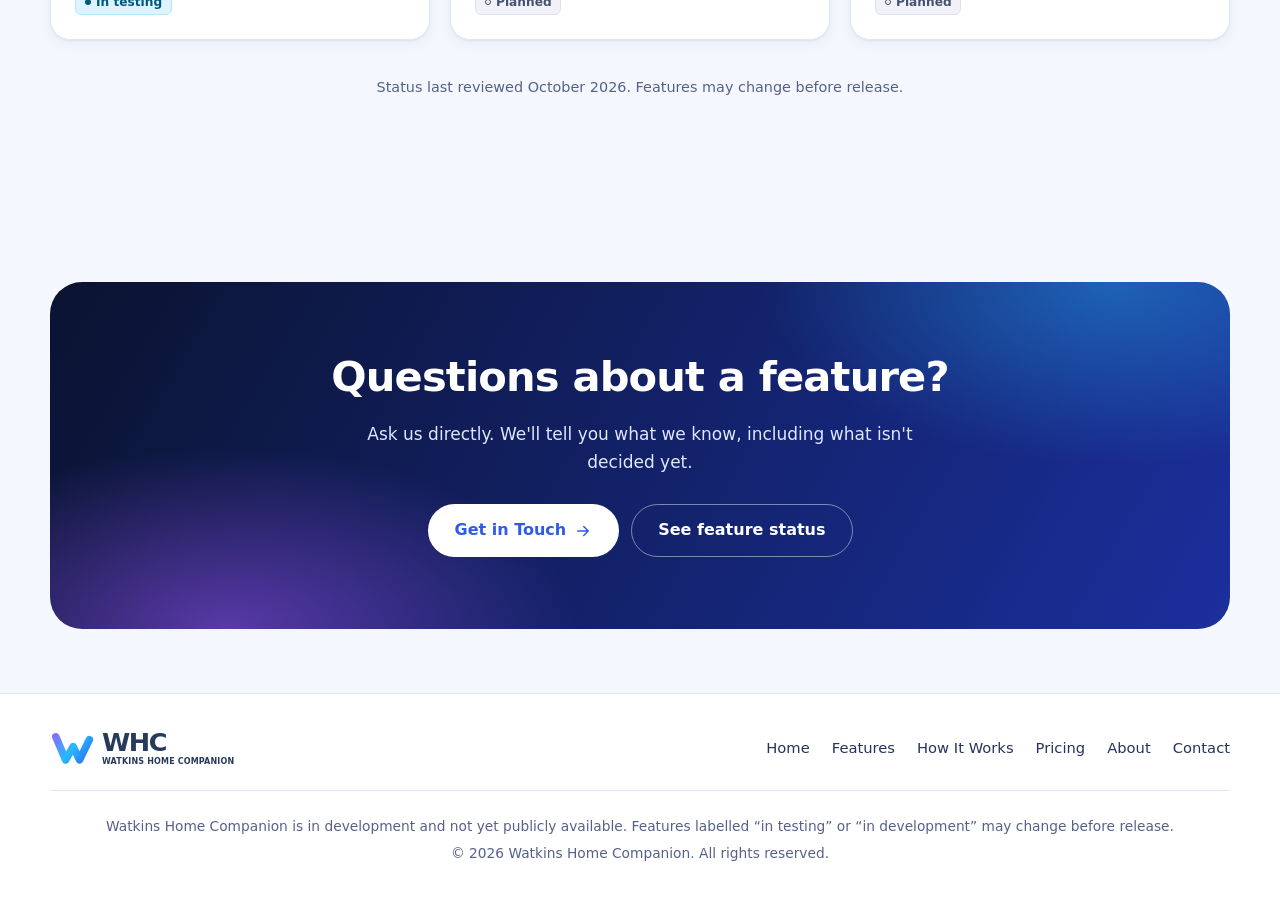
<file: features/index.html>
<!doctype html>
<html lang="en">
<head>
  <meta charset="utf-8">
  <meta name="viewport" content="width=device-width, initial-scale=1">
  <meta http-equiv="Content-Security-Policy" content="default-src 'self'; img-src 'self' data: https://*.google-analytics.com https://*.googletagmanager.com https://www.google.com; style-src 'self' 'unsafe-inline'; script-src 'self' https://*.googletagmanager.com; connect-src 'self' https://*.google-analytics.com https://*.analytics.google.com https://*.googletagmanager.com https://www.google.com; object-src 'none'; base-uri 'self'; form-action 'none'">
  <meta name="referrer" content="strict-origin-when-cross-origin">
  <!-- Google tag (gtag.js) for Google Analytics 4 -->
  <script async src="https://www.googletagmanager.com/gtag/js?id=G-37F58RW5W6"></script>
  <script src="/assets/js/analytics.js"></script>
  <title>Features · Watkins Home Companion</title>
  <meta name="description" content="Watkins Home Companion features with honest status labels: what's working in testing, what's in development, and what's planned.">
  <link rel="canonical" href="https://watkinshomecompanion.com/features/">
  <meta name="theme-color" content="#f5f7ff">
  <meta property="og:type" content="website">
  <meta property="og:site_name" content="Watkins Home Companion">
  <meta property="og:title" content="Features · Watkins Home Companion">
  <meta property="og:description" content="Watkins Home Companion features with honest status labels: what's working in testing, what's in development, and what's planned.">
  <meta property="og:url" content="https://watkinshomecompanion.com/features/">
  <meta property="og:image" content="https://watkinshomecompanion.com/assets/img/og-image.png">
  <meta property="og:image:width" content="1200">
  <meta property="og:image:height" content="630">
  <meta property="og:image:alt" content="The WHC logo beside the glowing WHC companion orb on its pedestal">
  <meta name="twitter:card" content="summary_large_image">
  <link rel="icon" href="/favicon.svg" type="image/svg+xml">
  <link rel="icon" href="/assets/img/icon-32.png" sizes="32x32" type="image/png">
  <link rel="apple-touch-icon" href="/assets/img/apple-touch-icon.png">
  <link rel="manifest" href="/site.webmanifest">
  <link rel="stylesheet" href="/assets/css/styles.css">
  <script src="/assets/js/main.js" defer></script>
  <noscript><style>.site-nav{display:block!important;position:static!important;box-shadow:none!important}.nav-toggle{display:none!important}.header-inner{flex-wrap:wrap}</style></noscript>
</head>
<body>
  <a class="skip-link" href="#main">Skip to main content</a>
  <header class="site-header">
    <div class="container header-inner">
      <a class="brand" href="/" aria-label="Watkins Home Companion — home"><svg class="brand-mark" viewBox="0 0 76 60" width="76" height="60" aria-hidden="true" focusable="false"><defs><linearGradient id="whc-grad-h" gradientUnits="userSpaceOnUse" x1="0" y1="0" x2="76" y2="60"><stop offset="0" stop-color="#a257ff"/><stop offset=".5" stop-color="#26baff"/><stop offset="1" stop-color="#3159ec"/></linearGradient></defs><path d="M10 10 27 50 40 27 51 50 68 15" fill="none" stroke="url(#whc-grad-h)" stroke-width="13" stroke-linecap="round" stroke-linejoin="round"/></svg><span class="brand-text"><span class="brand-name">WHC</span><span class="brand-sub">WATKINS HOME COMPANION</span></span></a>
      <button class="nav-toggle" type="button" aria-expanded="false" aria-controls="site-nav"><span class="sr-only">Open menu</span><span class="nav-toggle-bars" aria-hidden="true"></span></button>
      <nav id="site-nav" class="site-nav" aria-label="Main">
        <ul>
          <li><a href="/">Home</a></li>
          <li><a href="/features/" aria-current="page">Features</a></li>
          <li><a href="/how-it-works/">How It Works</a></li>
          <li><a href="/pricing/">Pricing</a></li>
          <li><a href="/about/">About</a></li>
          <li><a href="/contact/">Contact</a></li>
          <li><a class="nav-cta" href="/contact/">Get in Touch</a></li>
        </ul>
      </nav>
    </div>
  </header>

  <main id="main">
    <section class="page-head">
      <div class="container">
        <p class="eyebrow">Features</p>
        <h1>A Smarter, More Connected Life</h1>
        <p class="lede">Watkins Home Companion is designed to bring together your devices, apps, and daily tasks in one intelligent assistant. Every feature is labelled with its real status.</p>
      </div>
    </section>

    <section class="section" style="padding-top:0">
      <div class="container">
        <div class="legend">
          <span class="item"><span class="status status--testing">In testing</span> Works in internal test builds and is not publicly available yet</span>
          <span class="item"><span class="status status--dev">In development</span> Being built, not finished or verified</span>
          <span class="item"><span class="status status--planned">Planned</span> On the roadmap</span>
        </div>
        <div class="filter-bar" role="group" aria-label="Filter features by status">
          <button type="button" data-filter="all" aria-pressed="true">All Features</button>
          <button type="button" data-filter="testing" aria-pressed="false">In Testing</button>
          <button type="button" data-filter="dev" aria-pressed="false">In Development</button>
          <button type="button" data-filter="planned" aria-pressed="false">Planned</button>
        </div>
        <p id="filter-status" class="sr-only" aria-live="polite"></p>
        <div class="grid grid-3">
          <article class="card fcard" data-status="testing">
            <div class="fcard-art art-blue" aria-hidden="true"><svg viewBox="0 0 24 24" aria-hidden="true" focusable="false"><rect x="9" y="3" width="6" height="11" rx="3"/><path d="M5 11a7 7 0 0 0 14 0M12 18v3M8 21h8"/></svg></div>
            <div class="fcard-body">
              <h3>Voice Commands</h3>
              <p>Speak naturally or type. WHC replies out loud, asks a short question when a request is unclear, and pauses in sleep mode until you wake it.</p>
              <span class="status status--testing">In testing</span>
            </div>
          </article>
          <article class="card fcard" data-status="testing">
            <div class="fcard-art art-indigo" aria-hidden="true"><svg viewBox="0 0 24 24" aria-hidden="true" focusable="false"><rect x="2.5" y="4" width="19" height="13" rx="2"/><path d="M8 21h8M12 17v4"/><path d="M7 9h4M7 12h7"/></svg></div>
            <div class="fcard-body">
              <h3>Windows App Control</h3>
              <p>Ask WHC to open apps and websites you have approved on your Windows PC. If a name is unclear, it asks instead of opening the wrong thing.</p>
              <span class="status status--testing">In testing</span>
            </div>
          </article>
          <article class="card fcard" data-status="dev">
            <div class="fcard-art art-dusk" aria-hidden="true"><svg viewBox="0 0 24 24" aria-hidden="true" focusable="false"><path d="M3 11 12 4l9 7"/><path d="M5 10v10h14V10"/><path d="M10 20v-5h4v5"/></svg></div>
            <div class="fcard-body">
              <h3>Smart Home Control</h3>
              <p>Connections to Home Assistant and Bluetooth devices, with clear labels showing what is connected and what is a demo. Not yet tested with real hardware.</p>
              <span class="status status--dev">In development</span>
            </div>
          </article>
          <article class="card fcard" data-status="testing">
            <div class="fcard-art art-cyan" aria-hidden="true"><svg viewBox="0 0 24 24" aria-hidden="true" focusable="false"><path d="M10 6h10M10 12h10M10 18h10"/><path d="m3.5 6 1.5 1.5L7.5 5M3.5 12l1.5 1.5L7.5 11M3.5 18l1.5 1.5L7.5 17"/></svg></div>
            <div class="fcard-body">
              <h3>Personal Assistance</h3>
              <p>Capture tasks and complete them with Undo, set reminders and alarms, and see your day in the Today view.</p>
              <span class="status status--testing">In testing</span>
            </div>
          </article>
          <article class="card fcard" data-status="testing">
            <div class="fcard-art art-violet" aria-hidden="true"><svg viewBox="0 0 24 24" aria-hidden="true" focusable="false"><circle cx="8" cy="8" r="3"/><circle cx="17" cy="9" r="2.5"/><path d="M2.5 20a5.5 5.5 0 0 1 11 0M13.5 20a4 4 0 0 1 8 0"/></svg></div>
            <div class="fcard-body">
              <h3>Family Mode (Optional)</h3>
              <p>Choose it during setup to add household profiles and parent-controlled permissions. Personal Mode keeps your companion private to you.</p>
              <span class="status status--testing">In testing</span>
            </div>
          </article>
          <article class="card fcard" data-status="testing">
            <div class="fcard-art art-blue" aria-hidden="true"><svg viewBox="0 0 24 24" aria-hidden="true" focusable="false"><path d="M12 3 4 6v6c0 5 3.5 8 8 9 4.5-1 8-4 8-9V6z"/><path d="m9 12 2 2 4-4"/></svg></div>
            <div class="fcard-body">
              <h3>Privacy &amp; Permissions</h3>
              <p>Control Center lists exactly what WHC may do. Memories are saved only when you ask, and personal data stays on your device in current builds.</p>
              <span class="status status--testing">In testing</span>
            </div>
          </article>
          <article class="card fcard" data-status="testing">
            <div class="fcard-art art-cyan" aria-hidden="true"><svg viewBox="0 0 24 24" aria-hidden="true" focusable="false"><path d="M6 3h12v18l-6-4-6 4z"/></svg></div>
            <div class="fcard-body">
              <h3>Memories &amp; Routines</h3>
              <p>Ask WHC to remember a detail and recall it later, review your routines, and get a briefing that reports only real data.</p>
              <span class="status status--testing">In testing</span>
            </div>
          </article>
          <article class="card fcard" data-status="planned">
            <div class="fcard-art art-slate" aria-hidden="true"><svg viewBox="0 0 24 24" aria-hidden="true" focusable="false"><path d="M12 3v4M12 17v4M3 12h4M17 12h4M6 6l2.5 2.5M15.5 15.5 18 18M6 18l2.5-2.5M15.5 8.5 18 6"/></svg></div>
            <div class="fcard-body">
              <h3>Deeper App Control</h3>
              <p>Helping you get things done inside your applications, not just opening them, always with clear permission.</p>
              <span class="status status--planned">Planned</span>
            </div>
          </article>
          <article class="card fcard" data-status="planned">
            <div class="fcard-art art-slate" aria-hidden="true"><svg viewBox="0 0 24 24" aria-hidden="true" focusable="false"><path d="M7 18a4 4 0 1 1 .8-7.9A6 6 0 0 1 19 12a3 3 0 0 1 0 6z"/></svg></div>
            <div class="fcard-body">
              <h3>Accounts &amp; Sync</h3>
              <p>Optional accounts for using WHC across devices. This needs an online service that hasn’t been built yet.</p>
              <span class="status status--planned">Planned</span>
            </div>
          </article>
        </div>
        <p class="updated">Status last reviewed October 2026. Features may change before release.</p>
      </div>
    </section>

    <section class="section section--tight">
      <div class="container">
        <div class="cta-band">
          <h2>Questions about a feature?</h2>
          <p>Ask us directly. We'll tell you what we know, including what isn't decided yet.</p>
          <div class="cta-row">
            <a class="btn btn-primary" href="/contact/">Get in Touch <svg viewBox="0 0 24 24" aria-hidden="true" focusable="false" fill="none" stroke="currentColor" stroke-width="2" stroke-linecap="round" stroke-linejoin="round"><path d="M5 12h14M13 6l6 6-6 6"/></svg></a>
            <a class="btn btn-ghost" href="/features/">See feature status</a>
          </div>
        </div>
      </div>
    </section>

  </main>

  <footer class="site-footer">
    <div class="container">
      <div class="footer-top">
        <a class="brand" href="/" aria-label="Watkins Home Companion — home"><svg class="brand-mark" viewBox="0 0 76 60" width="76" height="60" aria-hidden="true" focusable="false"><defs><linearGradient id="whc-grad-f" gradientUnits="userSpaceOnUse" x1="0" y1="0" x2="76" y2="60"><stop offset="0" stop-color="#a257ff"/><stop offset=".5" stop-color="#26baff"/><stop offset="1" stop-color="#3159ec"/></linearGradient></defs><path d="M10 10 27 50 40 27 51 50 68 15" fill="none" stroke="url(#whc-grad-f)" stroke-width="13" stroke-linecap="round" stroke-linejoin="round"/></svg><span class="brand-text"><span class="brand-name">WHC</span><span class="brand-sub">WATKINS HOME COMPANION</span></span></a>
        <nav class="footer-nav" aria-label="Footer">
          <ul>
            <li><a href="/">Home</a></li>
            <li><a href="/features/">Features</a></li>
            <li><a href="/how-it-works/">How It Works</a></li>
            <li><a href="/pricing/">Pricing</a></li>
            <li><a href="/about/">About</a></li>
            <li><a href="/contact/">Contact</a></li>
          </ul>
        </nav>
      </div>
      <div class="footer-bottom">
        <p>Watkins Home Companion is in development and not yet publicly available. Features labelled “in testing” or “in development” may change before release.</p>
        <p>© <span data-year>2026</span> Watkins Home Companion. All rights reserved.</p>
      </div>
    </div>
  </footer>
</body>
</html>
</file>
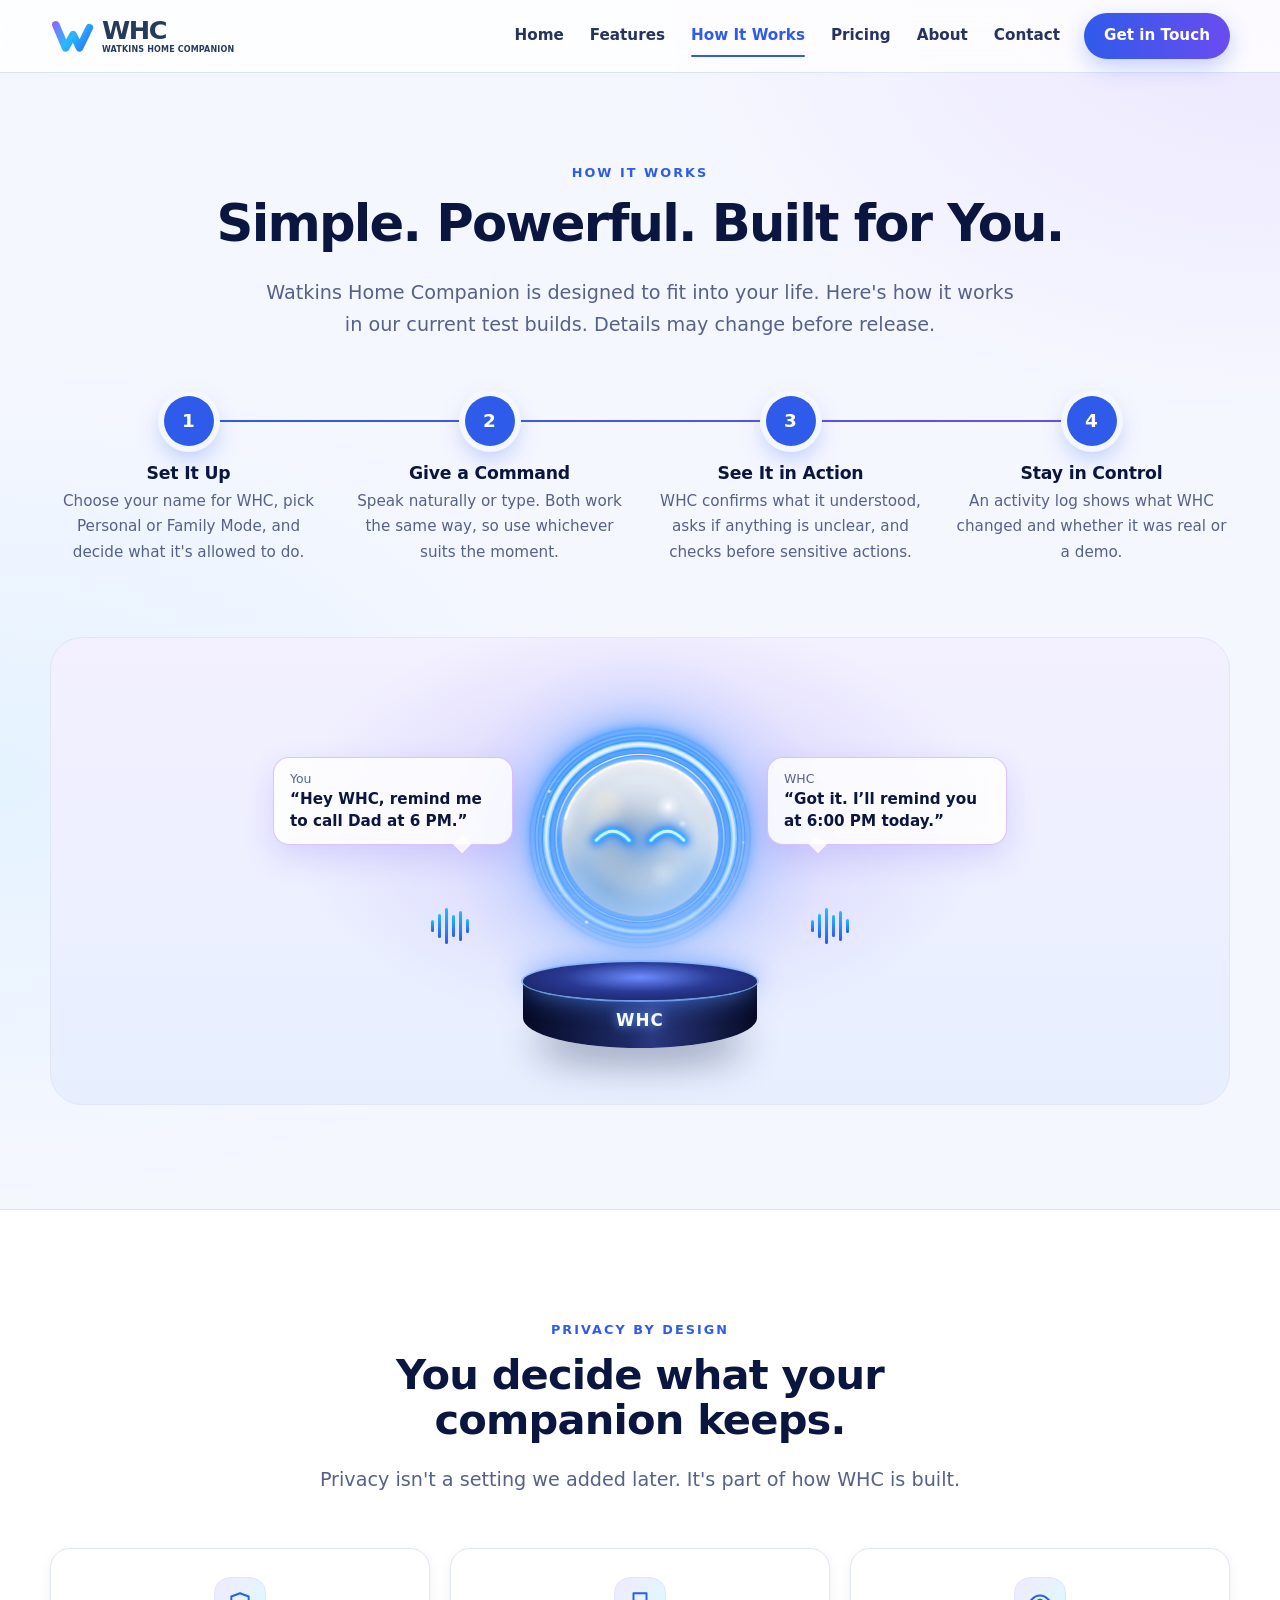
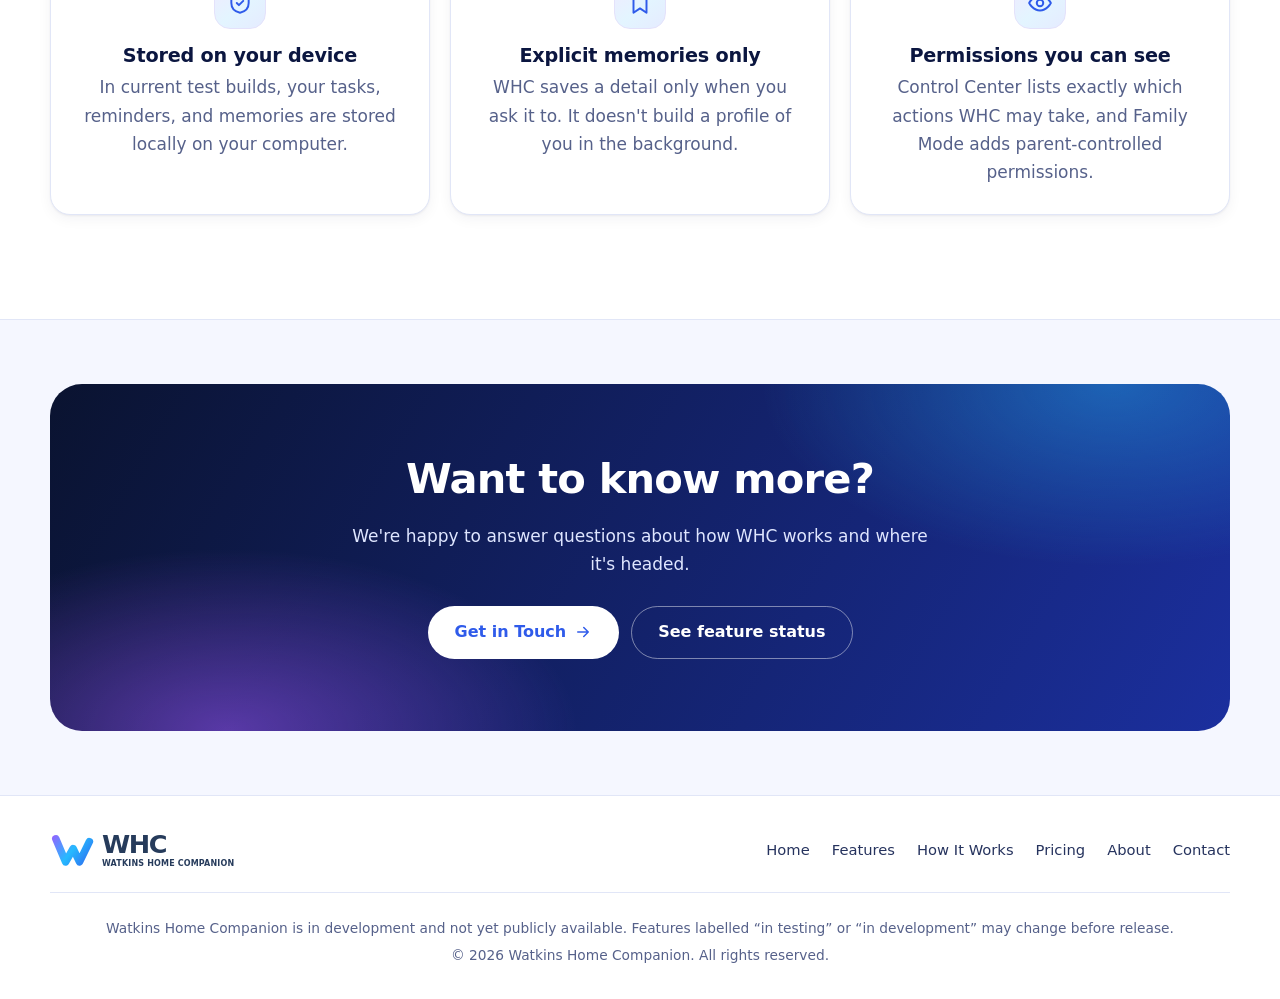
<file: how-it-works/index.html>
<!doctype html>
<html lang="en">
<head>
  <meta charset="utf-8">
  <meta name="viewport" content="width=device-width, initial-scale=1">
  <meta http-equiv="Content-Security-Policy" content="default-src 'self'; img-src 'self' data: https://*.google-analytics.com https://*.googletagmanager.com https://www.google.com; style-src 'self' 'unsafe-inline'; script-src 'self' https://*.googletagmanager.com; connect-src 'self' https://*.google-analytics.com https://*.analytics.google.com https://*.googletagmanager.com https://www.google.com; object-src 'none'; base-uri 'self'; form-action 'none'">
  <meta name="referrer" content="strict-origin-when-cross-origin">
  <!-- Google tag (gtag.js) for Google Analytics 4 -->
  <script async src="https://www.googletagmanager.com/gtag/js?id=G-37F58RW5W6"></script>
  <script src="/assets/js/analytics.js"></script>
  <title>How It Works · Watkins Home Companion</title>
  <meta name="description" content="How Watkins Home Companion works: set it up, give a command by voice or text, confirm before sensitive actions, and see a clear record of what happened.">
  <link rel="canonical" href="https://watkinshomecompanion.com/how-it-works/">
  <meta name="theme-color" content="#f5f7ff">
  <meta property="og:type" content="website">
  <meta property="og:site_name" content="Watkins Home Companion">
  <meta property="og:title" content="How It Works · Watkins Home Companion">
  <meta property="og:description" content="How Watkins Home Companion works: set it up, give a command by voice or text, confirm before sensitive actions, and see a clear record of what happened.">
  <meta property="og:url" content="https://watkinshomecompanion.com/how-it-works/">
  <meta property="og:image" content="https://watkinshomecompanion.com/assets/img/og-image.png">
  <meta property="og:image:width" content="1200">
  <meta property="og:image:height" content="630">
  <meta property="og:image:alt" content="The WHC logo beside the glowing WHC companion orb on its pedestal">
  <meta name="twitter:card" content="summary_large_image">
  <link rel="icon" href="/favicon.svg" type="image/svg+xml">
  <link rel="icon" href="/assets/img/icon-32.png" sizes="32x32" type="image/png">
  <link rel="apple-touch-icon" href="/assets/img/apple-touch-icon.png">
  <link rel="manifest" href="/site.webmanifest">
  <link rel="stylesheet" href="/assets/css/styles.css">
  <script src="/assets/js/main.js" defer></script>
  <noscript><style>.site-nav{display:block!important;position:static!important;box-shadow:none!important}.nav-toggle{display:none!important}.header-inner{flex-wrap:wrap}</style></noscript>
</head>
<body>
  <a class="skip-link" href="#main">Skip to main content</a>
  <header class="site-header">
    <div class="container header-inner">
      <a class="brand" href="/" aria-label="Watkins Home Companion — home"><svg class="brand-mark" viewBox="0 0 76 60" width="76" height="60" aria-hidden="true" focusable="false"><defs><linearGradient id="whc-grad-h" gradientUnits="userSpaceOnUse" x1="0" y1="0" x2="76" y2="60"><stop offset="0" stop-color="#a257ff"/><stop offset=".5" stop-color="#26baff"/><stop offset="1" stop-color="#3159ec"/></linearGradient></defs><path d="M10 10 27 50 40 27 51 50 68 15" fill="none" stroke="url(#whc-grad-h)" stroke-width="13" stroke-linecap="round" stroke-linejoin="round"/></svg><span class="brand-text"><span class="brand-name">WHC</span><span class="brand-sub">WATKINS HOME COMPANION</span></span></a>
      <button class="nav-toggle" type="button" aria-expanded="false" aria-controls="site-nav"><span class="sr-only">Open menu</span><span class="nav-toggle-bars" aria-hidden="true"></span></button>
      <nav id="site-nav" class="site-nav" aria-label="Main">
        <ul>
          <li><a href="/">Home</a></li>
          <li><a href="/features/">Features</a></li>
          <li><a href="/how-it-works/" aria-current="page">How It Works</a></li>
          <li><a href="/pricing/">Pricing</a></li>
          <li><a href="/about/">About</a></li>
          <li><a href="/contact/">Contact</a></li>
          <li><a class="nav-cta" href="/contact/">Get in Touch</a></li>
        </ul>
      </nav>
    </div>
  </header>

  <main id="main">
    <section class="page-head">
      <div class="container">
        <p class="eyebrow">How It Works</p>
        <h1>Simple. Powerful. Built for You.</h1>
        <p class="lede">Watkins Home Companion is designed to fit into your life. Here's how it works in our current test builds. Details may change before release.</p>
      </div>
    </section>

    <section class="section" style="padding-top:12px">
      <div class="container">
        <ol class="timeline">
          <li><span class="num" aria-hidden="true">1</span><div><h3>Set It Up</h3><p>Choose your name for WHC, pick Personal or Family Mode, and decide what it's allowed to do.</p></div></li>
          <li><span class="num" aria-hidden="true">2</span><div><h3>Give a Command</h3><p>Speak naturally or type. Both work the same way, so use whichever suits the moment.</p></div></li>
          <li><span class="num" aria-hidden="true">3</span><div><h3>See It in Action</h3><p>WHC confirms what it understood, asks if anything is unclear, and checks before sensitive actions.</p></div></li>
          <li><span class="num" aria-hidden="true">4</span><div><h3>Stay in Control</h3><p>An activity log shows what WHC changed and whether it was real or a demo.</p></div></li>
        </ol>

        <div class="scene" role="img" aria-label="Example conversation: you say “Hey WHC, remind me to call Dad at 6 PM.” WHC replies “Got it. I’ll remind you at 6:00 PM today.”">
          <div class="orb-scene">
            <span class="orb-glow" aria-hidden="true"></span>
            <p class="bubble bubble--left" aria-hidden="true"><small>You</small>“Hey WHC, remind me to call Dad at 6 PM.”</p>
            <p class="bubble bubble--right" aria-hidden="true"><small>WHC</small>“Got it. I’ll remind you at 6:00 PM today.”</p>
            <span class="waves waves--left" aria-hidden="true"><i></i><i></i><i></i><i></i><i></i><i></i></span>
            <span class="waves waves--right" aria-hidden="true"><i></i><i></i><i></i><i></i><i></i><i></i></span>
            <div class="orb-float" aria-hidden="true"><div class="orb"></div></div>
            <div class="pedestal" aria-hidden="true"><div class="pedestal-body"><span>WHC</span></div><div class="pedestal-top"></div></div>
          </div>
        </div>
      </div>
    </section>

    <section class="section section--white" aria-labelledby="privacy-title">
      <div class="container">
        <div class="section-head center">
          <p class="eyebrow">Privacy by design</p>
          <h2 id="privacy-title">You decide what your companion keeps.</h2>
          <p class="lede">Privacy isn't a setting we added later. It's part of how WHC is built.</p>
        </div>
        <div class="grid grid-3">
          <article class="card card-center">
            <span class="icon" aria-hidden="true"><svg viewBox="0 0 24 24" aria-hidden="true" focusable="false"><path d="M12 3 4 6v6c0 5 3.5 8 8 9 4.5-1 8-4 8-9V6z"/><path d="m9 12 2 2 4-4"/></svg></span>
            <h3>Stored on your device</h3>
            <p>In current test builds, your tasks, reminders, and memories are stored locally on your computer.</p>
          </article>
          <article class="card card-center">
            <span class="icon" aria-hidden="true"><svg viewBox="0 0 24 24" aria-hidden="true" focusable="false"><path d="M6 3h12v18l-6-4-6 4z"/></svg></span>
            <h3>Explicit memories only</h3>
            <p>WHC saves a detail only when you ask it to. It doesn't build a profile of you in the background.</p>
          </article>
          <article class="card card-center">
            <span class="icon" aria-hidden="true"><svg viewBox="0 0 24 24" aria-hidden="true" focusable="false"><path d="M2 12s3.5-7 10-7 10 7 10 7-3.5 7-10 7S2 12 2 12z"/><circle cx="12" cy="12" r="3"/></svg></span>
            <h3>Permissions you can see</h3>
            <p>Control Center lists exactly which actions WHC may take, and Family Mode adds parent-controlled permissions.</p>
          </article>
        </div>
      </div>
    </section>

    <section class="section section--tight">
      <div class="container">
        <div class="cta-band">
          <h2>Want to know more?</h2>
          <p>We're happy to answer questions about how WHC works and where it's headed.</p>
          <div class="cta-row">
            <a class="btn btn-primary" href="/contact/">Get in Touch <svg viewBox="0 0 24 24" aria-hidden="true" focusable="false" fill="none" stroke="currentColor" stroke-width="2" stroke-linecap="round" stroke-linejoin="round"><path d="M5 12h14M13 6l6 6-6 6"/></svg></a>
            <a class="btn btn-ghost" href="/features/">See feature status</a>
          </div>
        </div>
      </div>
    </section>

  </main>

  <footer class="site-footer">
    <div class="container">
      <div class="footer-top">
        <a class="brand" href="/" aria-label="Watkins Home Companion — home"><svg class="brand-mark" viewBox="0 0 76 60" width="76" height="60" aria-hidden="true" focusable="false"><defs><linearGradient id="whc-grad-f" gradientUnits="userSpaceOnUse" x1="0" y1="0" x2="76" y2="60"><stop offset="0" stop-color="#a257ff"/><stop offset=".5" stop-color="#26baff"/><stop offset="1" stop-color="#3159ec"/></linearGradient></defs><path d="M10 10 27 50 40 27 51 50 68 15" fill="none" stroke="url(#whc-grad-f)" stroke-width="13" stroke-linecap="round" stroke-linejoin="round"/></svg><span class="brand-text"><span class="brand-name">WHC</span><span class="brand-sub">WATKINS HOME COMPANION</span></span></a>
        <nav class="footer-nav" aria-label="Footer">
          <ul>
            <li><a href="/">Home</a></li>
            <li><a href="/features/">Features</a></li>
            <li><a href="/how-it-works/">How It Works</a></li>
            <li><a href="/pricing/">Pricing</a></li>
            <li><a href="/about/">About</a></li>
            <li><a href="/contact/">Contact</a></li>
          </ul>
        </nav>
      </div>
      <div class="footer-bottom">
        <p>Watkins Home Companion is in development and not yet publicly available. Features labelled “in testing” or “in development” may change before release.</p>
        <p>© <span data-year>2026</span> Watkins Home Companion. All rights reserved.</p>
      </div>
    </div>
  </footer>
</body>
</html>
</file>
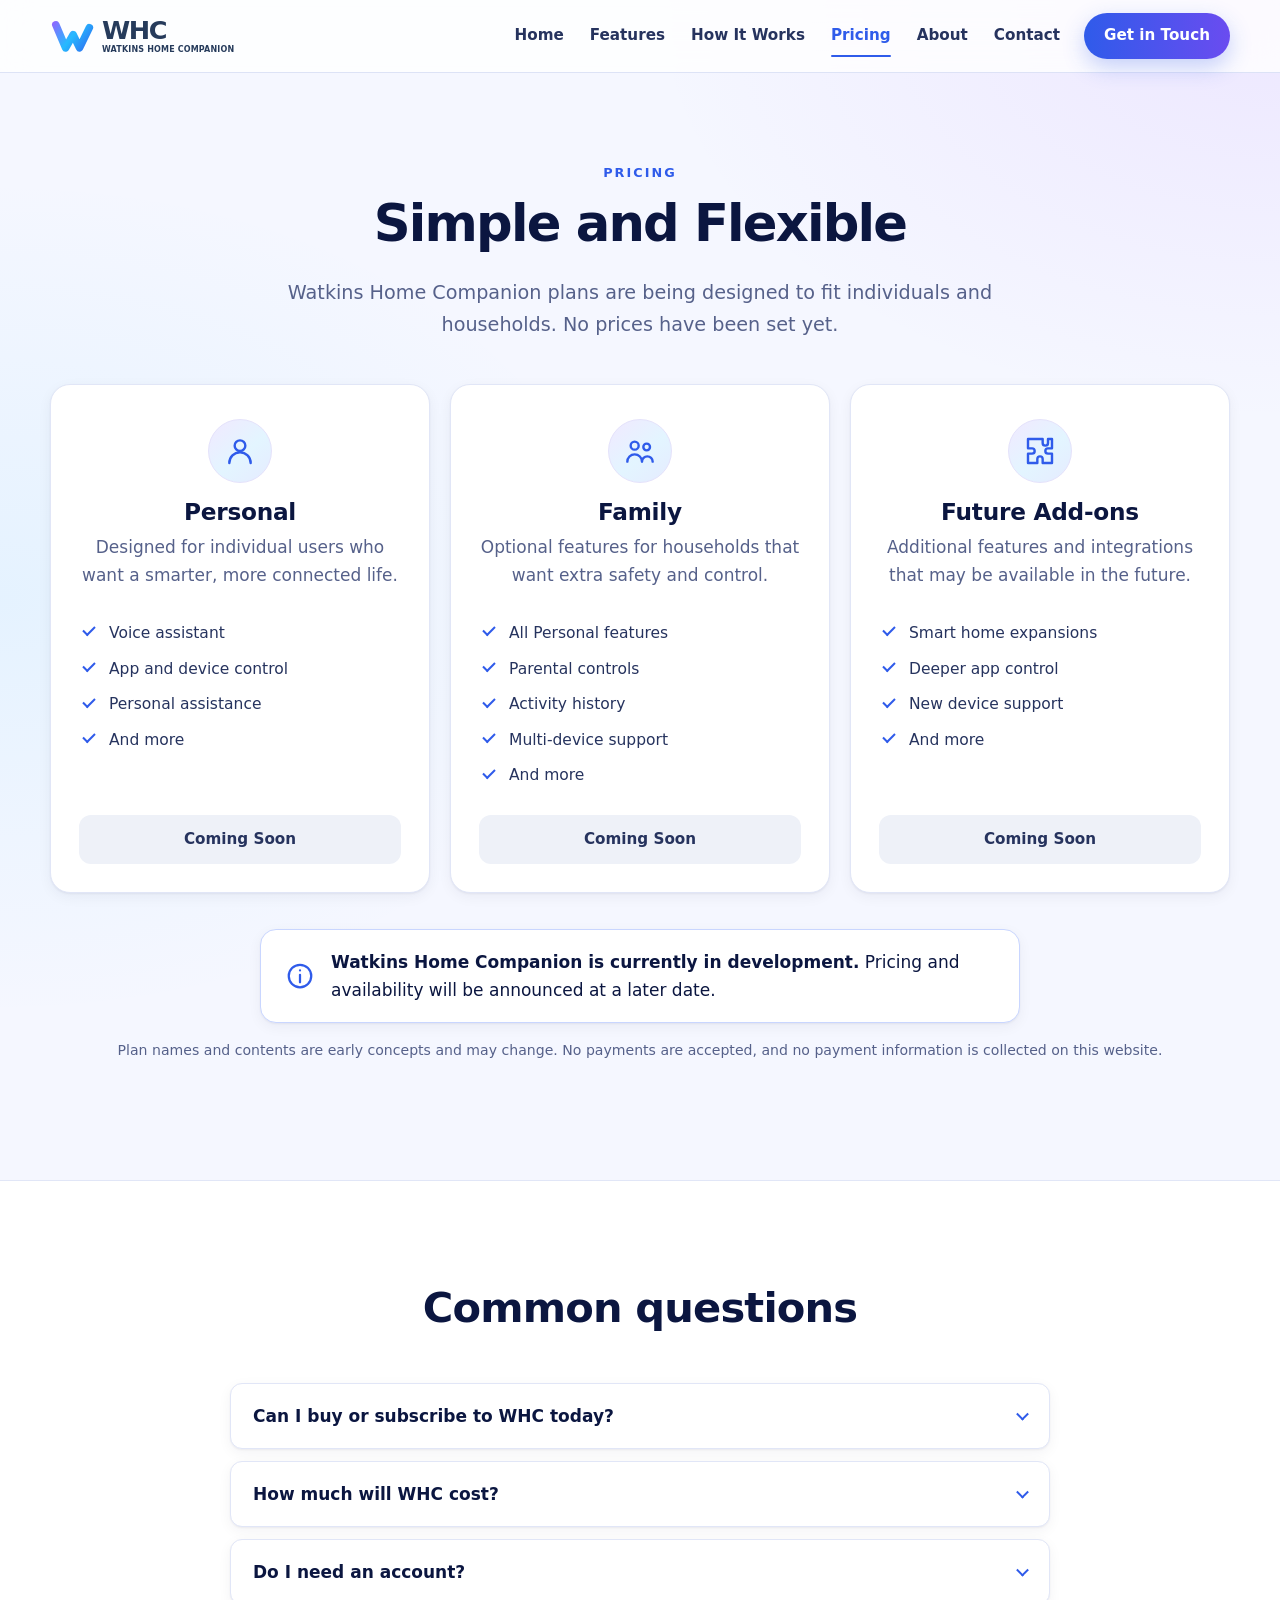
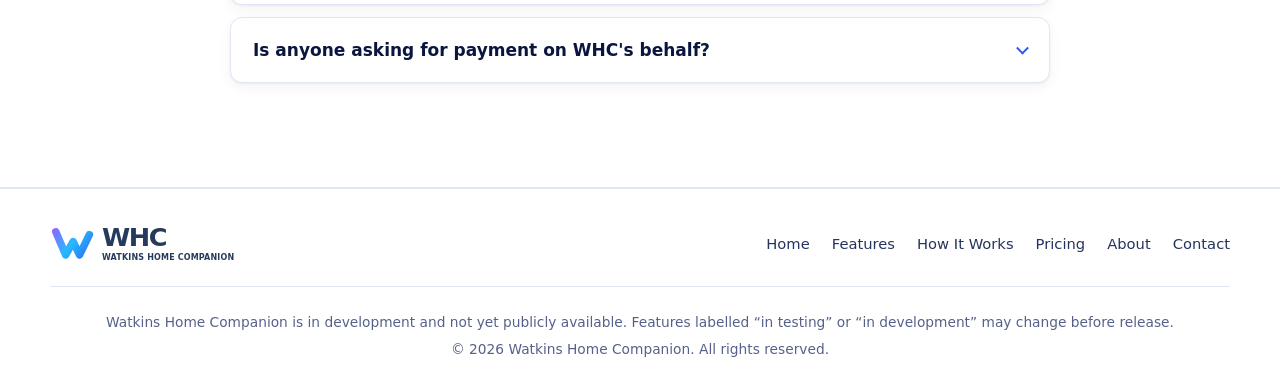
<file: pricing/index.html>
<!doctype html>
<html lang="en">
<head>
  <meta charset="utf-8">
  <meta name="viewport" content="width=device-width, initial-scale=1">
  <meta http-equiv="Content-Security-Policy" content="default-src 'self'; img-src 'self' data: https://*.google-analytics.com https://*.googletagmanager.com https://www.google.com; style-src 'self' 'unsafe-inline'; script-src 'self' https://*.googletagmanager.com; connect-src 'self' https://*.google-analytics.com https://*.analytics.google.com https://*.googletagmanager.com https://www.google.com; object-src 'none'; base-uri 'self'; form-action 'none'">
  <meta name="referrer" content="strict-origin-when-cross-origin">
  <!-- Google tag (gtag.js) for Google Analytics 4 -->
  <script async src="https://www.googletagmanager.com/gtag/js?id=G-37F58RW5W6"></script>
  <script src="/assets/js/analytics.js"></script>
  <title>Pricing · Watkins Home Companion</title>
  <meta name="description" content="Watkins Home Companion is in development. Plans are being designed for individuals and households; pricing and availability will be announced at a later date.">
  <link rel="canonical" href="https://watkinshomecompanion.com/pricing/">
  <meta name="theme-color" content="#f5f7ff">
  <meta property="og:type" content="website">
  <meta property="og:site_name" content="Watkins Home Companion">
  <meta property="og:title" content="Pricing · Watkins Home Companion">
  <meta property="og:description" content="Watkins Home Companion is in development. Plans are being designed for individuals and households; pricing and availability will be announced at a later date.">
  <meta property="og:url" content="https://watkinshomecompanion.com/pricing/">
  <meta property="og:image" content="https://watkinshomecompanion.com/assets/img/og-image.png">
  <meta property="og:image:width" content="1200">
  <meta property="og:image:height" content="630">
  <meta property="og:image:alt" content="The WHC logo beside the glowing WHC companion orb on its pedestal">
  <meta name="twitter:card" content="summary_large_image">
  <link rel="icon" href="/favicon.svg" type="image/svg+xml">
  <link rel="icon" href="/assets/img/icon-32.png" sizes="32x32" type="image/png">
  <link rel="apple-touch-icon" href="/assets/img/apple-touch-icon.png">
  <link rel="manifest" href="/site.webmanifest">
  <link rel="stylesheet" href="/assets/css/styles.css">
  <script src="/assets/js/main.js" defer></script>
  <noscript><style>.site-nav{display:block!important;position:static!important;box-shadow:none!important}.nav-toggle{display:none!important}.header-inner{flex-wrap:wrap}</style></noscript>
</head>
<body>
  <a class="skip-link" href="#main">Skip to main content</a>
  <header class="site-header">
    <div class="container header-inner">
      <a class="brand" href="/" aria-label="Watkins Home Companion — home"><svg class="brand-mark" viewBox="0 0 76 60" width="76" height="60" aria-hidden="true" focusable="false"><defs><linearGradient id="whc-grad-h" gradientUnits="userSpaceOnUse" x1="0" y1="0" x2="76" y2="60"><stop offset="0" stop-color="#a257ff"/><stop offset=".5" stop-color="#26baff"/><stop offset="1" stop-color="#3159ec"/></linearGradient></defs><path d="M10 10 27 50 40 27 51 50 68 15" fill="none" stroke="url(#whc-grad-h)" stroke-width="13" stroke-linecap="round" stroke-linejoin="round"/></svg><span class="brand-text"><span class="brand-name">WHC</span><span class="brand-sub">WATKINS HOME COMPANION</span></span></a>
      <button class="nav-toggle" type="button" aria-expanded="false" aria-controls="site-nav"><span class="sr-only">Open menu</span><span class="nav-toggle-bars" aria-hidden="true"></span></button>
      <nav id="site-nav" class="site-nav" aria-label="Main">
        <ul>
          <li><a href="/">Home</a></li>
          <li><a href="/features/">Features</a></li>
          <li><a href="/how-it-works/">How It Works</a></li>
          <li><a href="/pricing/" aria-current="page">Pricing</a></li>
          <li><a href="/about/">About</a></li>
          <li><a href="/contact/">Contact</a></li>
          <li><a class="nav-cta" href="/contact/">Get in Touch</a></li>
        </ul>
      </nav>
    </div>
  </header>

  <main id="main">
    <section class="page-head">
      <div class="container">
        <p class="eyebrow">Pricing</p>
        <h1>Simple and Flexible</h1>
        <p class="lede">Watkins Home Companion plans are being designed to fit individuals and households. No prices have been set yet.</p>
      </div>
    </section>

    <section class="section" style="padding-top:0">
      <div class="container">
        <div class="grid grid-3">
          <article class="card tier">
            <span class="icon icon--lg" aria-hidden="true"><svg viewBox="0 0 24 24" aria-hidden="true" focusable="false"><circle cx="12" cy="8" r="4"/><path d="M4 21a8 8 0 0 1 16 0"/></svg></span>
            <h3>Personal</h3>
            <p>Designed for individual users who want a smarter, more connected life.</p>
            <ul class="checks">
              <li>Voice assistant</li>
              <li>App and device control</li>
              <li>Personal assistance</li>
              <li>And more</li>
            </ul>
            <span class="soon">Coming Soon</span>
          </article>
          <article class="card tier">
            <span class="icon icon--lg" aria-hidden="true"><svg viewBox="0 0 24 24" aria-hidden="true" focusable="false"><circle cx="8" cy="8" r="3"/><circle cx="17" cy="9" r="2.5"/><path d="M2.5 20a5.5 5.5 0 0 1 11 0M13.5 20a4 4 0 0 1 8 0"/></svg></span>
            <h3>Family</h3>
            <p>Optional features for households that want extra safety and control.</p>
            <ul class="checks">
              <li>All Personal features</li>
              <li>Parental controls</li>
              <li>Activity history</li>
              <li>Multi-device support</li>
              <li>And more</li>
            </ul>
            <span class="soon">Coming Soon</span>
          </article>
          <article class="card tier">
            <span class="icon icon--lg" aria-hidden="true"><svg viewBox="0 0 24 24" aria-hidden="true" focusable="false"><path d="M10 3h4v3a2 2 0 1 0 4 0V3h3v7h-3a2 2 0 1 0 0 4h3v7h-7v-3a2 2 0 1 0-4 0v3H3v-7h3a2 2 0 1 0 0-4H3V3z"/></svg></span>
            <h3>Future Add-ons</h3>
            <p>Additional features and integrations that may be available in the future.</p>
            <ul class="checks">
              <li>Smart home expansions</li>
              <li>Deeper app control</li>
              <li>New device support</li>
              <li>And more</li>
            </ul>
            <span class="soon">Coming Soon</span>
          </article>
        </div>
        <div class="notice" role="note">
          <svg viewBox="0 0 24 24" aria-hidden="true" focusable="false"><circle cx="12" cy="12" r="9"/><path d="M12 11v6M12 7.5h.01"/></svg>
          <p><strong>Watkins Home Companion is currently in development.</strong> Pricing and availability will be announced at a later date.</p>
        </div>
        <p class="fine">Plan names and contents are early concepts and may change. No payments are accepted, and no payment information is collected on this website.</p>
      </div>
    </section>

    <section class="section section--white" aria-labelledby="faq-title">
      <div class="container">
        <div class="section-head center"><h2 id="faq-title">Common questions</h2></div>
        <div class="faq">
          <details>
            <summary>Can I buy or subscribe to WHC today?</summary>
            <div><p>No. WHC is in active development and isn't available for purchase or subscription.</p></div>
          </details>
          <details>
            <summary>How much will WHC cost?</summary>
            <div><p>Prices haven't been set. When they are, they'll be published on this page.</p></div>
          </details>
          <details>
            <summary>Do I need an account?</summary>
            <div><p>There are no WHC accounts today. Optional accounts and sync are planned, and they depend on an online service that hasn't been built yet.</p></div>
          </details>
          <details>
            <summary>Is anyone asking for payment on WHC's behalf?</summary>
            <div><p>WHC isn't taking payments of any kind. If someone asks you to pay for WHC, it isn't us. Please <a href="/contact/">let us know</a>.</p></div>
          </details>
        </div>
      </div>
    </section>

  </main>

  <footer class="site-footer">
    <div class="container">
      <div class="footer-top">
        <a class="brand" href="/" aria-label="Watkins Home Companion — home"><svg class="brand-mark" viewBox="0 0 76 60" width="76" height="60" aria-hidden="true" focusable="false"><defs><linearGradient id="whc-grad-f" gradientUnits="userSpaceOnUse" x1="0" y1="0" x2="76" y2="60"><stop offset="0" stop-color="#a257ff"/><stop offset=".5" stop-color="#26baff"/><stop offset="1" stop-color="#3159ec"/></linearGradient></defs><path d="M10 10 27 50 40 27 51 50 68 15" fill="none" stroke="url(#whc-grad-f)" stroke-width="13" stroke-linecap="round" stroke-linejoin="round"/></svg><span class="brand-text"><span class="brand-name">WHC</span><span class="brand-sub">WATKINS HOME COMPANION</span></span></a>
        <nav class="footer-nav" aria-label="Footer">
          <ul>
            <li><a href="/">Home</a></li>
            <li><a href="/features/">Features</a></li>
            <li><a href="/how-it-works/">How It Works</a></li>
            <li><a href="/pricing/">Pricing</a></li>
            <li><a href="/about/">About</a></li>
            <li><a href="/contact/">Contact</a></li>
          </ul>
        </nav>
      </div>
      <div class="footer-bottom">
        <p>Watkins Home Companion is in development and not yet publicly available. Features labelled “in testing” or “in development” may change before release.</p>
        <p>© <span data-year>2026</span> Watkins Home Companion. All rights reserved.</p>
      </div>
    </div>
  </footer>
</body>
</html>
</file>
<file: assets/css/styles.css>
/* Watkins Home Companion — site styles
   Brand: blue, cyan, lavender, white, dark navy.
   Logo gradient (from the WHC app): #a257ff → #26baff → #3159ec. */

:root {
  --bg: #f5f7ff;
  --surface: #ffffff;
  --glass: rgba(255, 255, 255, 0.74);
  --navy: #0a1330;
  --ink: #0b1640;
  --ink-2: #26335e;
  --muted: #56618a;
  --line: #e1e6f7;
  --line-strong: #cfd7f2;
  --blue: #2f5bea;
  --blue-600: #2349d6;
  --blue-50: #eef3ff;
  --cyan: #26baff;
  --lavender: #a257ff;
  --violet: #6a4cf0;
  --lavender-50: #f3eeff;
  --brand-gradient: linear-gradient(120deg, #a257ff, #26baff 50%, #3159ec);
  --cta-gradient: linear-gradient(90deg, #2f5bea, #6a4cf0);

  --shadow-sm: 0 1px 2px rgba(11, 22, 64, 0.05), 0 4px 14px rgba(11, 22, 64, 0.05);
  --shadow: 0 2px 6px rgba(11, 22, 64, 0.04), 0 18px 44px rgba(47, 91, 234, 0.1);
  --radius: 20px;
  --radius-sm: 12px;
  --max: 1180px;
  --gutter: clamp(16px, 4vw, 32px);
  --font: "Segoe UI Variable Text", "Segoe UI", system-ui, -apple-system, "Helvetica Neue", Arial, sans-serif;
  --font-display: "Segoe UI Variable Display", "Segoe UI", system-ui, -apple-system, "Helvetica Neue", Arial, sans-serif;

  color-scheme: light;
}

/* ---------- Base ---------- */
*, *::before, *::after { box-sizing: border-box; }
html { -webkit-text-size-adjust: 100%; scroll-behavior: smooth; }

body {
  margin: 0;
  background:
    radial-gradient(900px 600px at 100% 0%, rgba(162, 87, 255, 0.1), transparent 70%),
    radial-gradient(900px 600px at 0% 30%, rgba(38, 186, 255, 0.08), transparent 70%),
    var(--bg);
  color: var(--ink-2);
  font-family: var(--font);
  font-size: 1.0625rem;
  line-height: 1.65;
  -webkit-font-smoothing: antialiased;
  overflow-x: hidden;
}

img, svg { display: block; max-width: 100%; }
a { color: var(--blue); text-underline-offset: 3px; }
a:hover { color: var(--blue-600); }

h1, h2, h3 {
  font-family: var(--font-display);
  line-height: 1.1;
  letter-spacing: -0.02em;
  margin: 0 0 0.5em;
  color: var(--ink);
  text-wrap: balance;
}
h1 { font-size: clamp(2.5rem, 6vw, 4.4rem); font-weight: 750; letter-spacing: -0.035em; }
h2 { font-size: clamp(1.8rem, 3.6vw, 2.6rem); font-weight: 700; }
h3 { font-size: 1.2rem; font-weight: 650; letter-spacing: -0.01em; }
p { margin: 0 0 1em; }

:focus-visible { outline: 3px solid var(--blue); outline-offset: 3px; border-radius: 6px; }

.sr-only {
  position: absolute !important;
  width: 1px; height: 1px; padding: 0; margin: -1px;
  overflow: hidden; clip: rect(0 0 0 0); white-space: nowrap; border: 0;
}
.skip-link {
  position: absolute; left: 16px; top: -100px; z-index: 100;
  padding: 10px 16px; background: var(--navy); color: #fff;
  font-weight: 650; border-radius: 10px; text-decoration: none;
}
.skip-link:focus { top: 12px; color: #fff; }

.container { width: 100%; max-width: calc(var(--max) + var(--gutter) * 2); margin: 0 auto; padding: 0 var(--gutter); }
.grad-text { background: var(--brand-gradient); -webkit-background-clip: text; background-clip: text; color: transparent; }

/* ---------- Header ---------- */
.site-header {
  position: sticky; top: 0; z-index: 50;
  background: rgba(255, 255, 255, 0.8);
  backdrop-filter: saturate(160%) blur(16px);
  -webkit-backdrop-filter: saturate(160%) blur(16px);
  border-bottom: 1px solid rgba(207, 215, 242, 0.7);
}
.header-inner { display: flex; align-items: center; justify-content: space-between; gap: 24px; min-height: 72px; }

/* Logo lockup — translated 1:1 from the WHC app's WhcLogo widget. */
.brand { display: inline-flex; align-items: center; gap: 8px; text-decoration: none; flex-shrink: 0; }
.brand-mark { width: 44px; height: auto; }
.brand-text { display: flex; flex-direction: column; line-height: 1; }
.brand-name {
  font-family: "Segoe UI", system-ui, -apple-system, Arial, sans-serif;
  font-weight: 900; font-size: 1.6rem; letter-spacing: -0.059em; color: #263b5b;
}
.brand-sub {
  font-family: "Segoe UI", system-ui, -apple-system, Arial, sans-serif;
  font-weight: 700; font-size: 0.5rem; letter-spacing: 0.02em; color: #263b5b; margin-top: 3px;
}
.brand--on-dark .brand-name { color: #fff; }
.brand--on-dark .brand-sub { color: #d5e2fb; }

.site-nav ul { list-style: none; margin: 0; padding: 0; display: flex; align-items: center; gap: 2px; }
.site-nav a {
  position: relative; display: inline-block; padding: 10px 12px;
  color: var(--ink-2); text-decoration: none; font-size: 0.95rem; font-weight: 550;
}
.site-nav a:hover { color: var(--blue); }
.site-nav a[aria-current="page"] { color: var(--blue); }
.site-nav a[aria-current="page"]::after {
  content: ""; position: absolute; left: 12px; right: 12px; bottom: 2px;
  height: 2px; border-radius: 2px; background: var(--blue);
}
.site-nav .nav-cta {
  margin-left: 10px; padding: 10px 20px; border-radius: 999px;
  color: #fff; background: var(--cta-gradient);
  box-shadow: 0 8px 22px rgba(47, 91, 234, 0.28);
}
.site-nav .nav-cta:hover { color: #fff; filter: brightness(1.08); }
.site-nav .nav-cta::after { display: none; }

.nav-toggle {
  display: none; width: 44px; height: 44px;
  border: 1px solid var(--line-strong); border-radius: 12px;
  background: var(--surface); color: var(--ink); cursor: pointer;
  align-items: center; justify-content: center;
}
.nav-toggle-bars, .nav-toggle-bars::before, .nav-toggle-bars::after {
  display: block; width: 18px; height: 2px; background: currentColor; border-radius: 2px;
  transition: transform 0.2s, background-color 0.2s;
}
.nav-toggle-bars { position: relative; }
.nav-toggle-bars::before, .nav-toggle-bars::after { content: ""; position: absolute; left: 0; }
.nav-toggle-bars::before { top: -6px; }
.nav-toggle-bars::after { top: 6px; }
.nav-toggle[aria-expanded="true"] .nav-toggle-bars { background: transparent; }
.nav-toggle[aria-expanded="true"] .nav-toggle-bars::before { transform: translateY(6px) rotate(45deg); }
.nav-toggle[aria-expanded="true"] .nav-toggle-bars::after { transform: translateY(-6px) rotate(-45deg); }

@media (max-width: 960px) {
  .nav-toggle { display: inline-flex; }
  .site-nav {
    display: none; position: absolute; top: 100%; left: 0; right: 0;
    background: var(--surface); border-bottom: 1px solid var(--line);
    box-shadow: 0 20px 40px rgba(11, 22, 64, 0.08);
    padding: 8px var(--gutter) 20px;
  }
  .site-nav.is-open { display: block; }
  .site-nav ul { flex-direction: column; align-items: stretch; gap: 0; }
  .site-nav a { display: block; padding: 13px 4px; font-size: 1.05rem; border-bottom: 1px solid var(--line); }
  .site-nav a[aria-current="page"]::after { left: 0; right: auto; width: 3px; top: 12px; bottom: 12px; height: auto; }
  .site-nav a[aria-current="page"] { padding-left: 14px; }
  .site-nav .nav-cta { margin: 14px 0 0; text-align: center; border-bottom: 0; }
}

/* ---------- Buttons ---------- */
.btn {
  display: inline-flex; align-items: center; justify-content: center; gap: 8px;
  min-height: 50px; padding: 12px 26px; border-radius: 999px;
  font: inherit; font-weight: 650; font-size: 1rem; text-decoration: none;
  border: 1px solid transparent; cursor: pointer;
  transition: transform 0.15s, box-shadow 0.2s, background-color 0.2s, filter 0.2s;
}
.btn svg { width: 18px; height: 18px; }
.btn-primary { color: #fff; background: var(--blue); box-shadow: 0 12px 28px rgba(47, 91, 234, 0.3); }
.btn-primary:hover { color: #fff; background: var(--blue-600); transform: translateY(-1px); }
.btn-ghost { color: var(--ink); background: var(--surface); border-color: var(--line-strong); box-shadow: var(--shadow-sm); }
.btn-ghost:hover { color: var(--blue); border-color: var(--blue); }
.btn-block { width: 100%; }
.cta-row { display: flex; flex-wrap: wrap; gap: 12px; margin-top: 28px; }

/* ---------- Status pills ---------- */
.status {
  display: inline-flex; align-items: center; gap: 0.45em;
  padding: 0.25em 0.7em; border-radius: 6px; border: 1px solid transparent;
  font-size: 0.76rem; font-weight: 650; line-height: 1.4; white-space: nowrap;
}
.status::before { content: ""; width: 0.5em; height: 0.5em; border-radius: 50%; background: currentColor; }
.status--testing { color: #04577d; background: #dcf4ff; border-color: #b4e6fb; }
.status--dev { color: #5326ad; background: #efe6ff; border-color: #dccbff; }
.status--planned { color: #475273; background: #f0f2f8; border-color: #dce1ee; }
.status--planned::before { background: transparent; border: 1.5px solid currentColor; }

/* ---------- Sections ---------- */
.section { padding: clamp(64px, 9vw, 104px) 0; }
.section--tight { padding: clamp(40px, 6vw, 64px) 0; }
.section--white { background: var(--surface); border-top: 1px solid var(--line); border-bottom: 1px solid var(--line); }
.section-head { max-width: 720px; margin-bottom: clamp(32px, 5vw, 52px); }
.section-head.center { margin-left: auto; margin-right: auto; text-align: center; }
.eyebrow {
  display: inline-block; margin-bottom: 12px;
  font-size: 0.8rem; font-weight: 700; letter-spacing: 0.16em; text-transform: uppercase; color: var(--blue);
}
.lede { font-size: clamp(1.08rem, 1.5vw, 1.2rem); color: var(--muted); max-width: 62ch; }
.center .lede { margin-left: auto; margin-right: auto; }

.page-head { padding: clamp(48px, 7vw, 84px) 0 clamp(28px, 4vw, 44px); text-align: center; }
.page-head h1 { font-size: clamp(2.1rem, 4.6vw, 3.2rem); }
.page-head .lede { margin: 0 auto; }

/* ---------- Home hero ---------- */
.hero {
  position: relative; isolation: isolate; overflow: hidden;
  padding: clamp(40px, 6vw, 72px) 0 clamp(120px, 14vw, 160px);
}
.hero::before {
  content: ""; position: absolute; inset: 0; z-index: -1;
  background:
    radial-gradient(640px 460px at 76% 46%, rgba(120, 140, 255, 0.32), transparent 70%),
    radial-gradient(520px 380px at 96% 8%, rgba(162, 87, 255, 0.2), transparent 70%),
    radial-gradient(600px 400px at 30% 110%, rgba(38, 186, 255, 0.14), transparent 70%),
    linear-gradient(180deg, #f8f9ff 0%, #eef1ff 100%);
}
.hero-inner { display: grid; grid-template-columns: 1fr 1fr; align-items: center; gap: clamp(24px, 4vw, 56px); }
.hero h1 { line-height: 1.02; margin-bottom: 0.45em; }
.hero .lede { color: var(--ink-2); max-width: 30em; }
.hero-note { margin-top: 22px; font-size: 0.92rem; color: var(--muted); }
.hero-visual { position: relative; display: grid; place-items: center; min-height: 420px; }
@media (max-width: 860px) {
  .hero-inner { grid-template-columns: 1fr; }
  .hero-visual { min-height: 0; margin-top: 12px; }
}

/* Quick tiles overlapping the hero */
.tiles { position: relative; z-index: 2; margin-top: calc(-1 * clamp(80px, 10vw, 110px)); }
.tiles .grid { gap: 16px; }
.tile {
  padding: 26px 20px 22px; text-align: center;
  background: var(--glass); border: 1px solid rgba(255, 255, 255, 0.9);
  border-radius: var(--radius); box-shadow: var(--shadow);
  backdrop-filter: blur(14px); -webkit-backdrop-filter: blur(14px);
}
.tile .tile-icon { width: 40px; height: 40px; margin: 0 auto 14px; color: var(--blue); }
.tile .tile-icon svg { width: 100%; height: 100%; fill: none; stroke: currentColor; stroke-width: 1.6; stroke-linecap: round; stroke-linejoin: round; }
.tile h2 { font-size: 1.05rem; margin: 0 0 4px; letter-spacing: -0.01em; }
.tile p { font-size: 0.9rem; color: var(--muted); margin: 0 0 12px; line-height: 1.45; }

/* ---------- Orb on pedestal (hero, how-it-works, 404) ---------- */
.orb-scene { position: relative; width: min(400px, 80vw); display: flex; flex-direction: column; align-items: center; }
.orb-glow {
  position: absolute; left: 50%; top: 38%; width: 130%; aspect-ratio: 1; transform: translate(-50%, -50%);
  border-radius: 50%; z-index: -1;
  background: radial-gradient(circle, rgba(43, 144, 255, 0.26), rgba(43, 144, 255, 0.12) 40%, transparent 68%);
  animation: glow-breathe 7s ease-in-out infinite;
}
.orb-float { width: 52%; margin-top: 16%; animation: orb-float 7.6s ease-in-out infinite; position: relative; z-index: 2; }
.orb {
  position: relative; width: 100%; aspect-ratio: 1; border-radius: 50%; overflow: hidden;
  background:
    radial-gradient(ellipse 22% 16% at 68% 30%, #fff, rgba(255, 255, 255, 0.4) 45%, transparent),
    radial-gradient(circle at 50% 92%, rgba(43, 144, 255, 0.55), transparent 40%),
    radial-gradient(circle at 44% 41%, #9db0c9 0%, #c6d6e8 65%, #f5faff 100%);
  box-shadow:
    inset 0 0 0 2px rgba(255, 255, 255, 0.9),
    0 0 0 12px rgba(43, 144, 255, 0.18),
    0 0 50px 18px rgba(43, 144, 255, 0.35);
}
.orb::before { /* sweeping highlight */
  content: ""; position: absolute; inset: 6% 10% 50% 12%; border-radius: 50%;
  background: linear-gradient(180deg, rgba(255, 255, 255, 0.42), rgba(255, 255, 255, 0));
  transform: rotate(-18deg);
}
.orb::after { /* inner rim light */
  content: ""; position: absolute; inset: 2.5%; border-radius: 50%;
  border: 2px solid transparent;
  border-bottom-color: rgba(140, 220, 255, 0.75);
  border-right-color: rgba(205, 170, 255, 0.55);
}
/* Painted orb (main.js): the canvas replaces the CSS sphere and extends past it for the light rings */
.orb.is-painted { overflow: visible; background: none; box-shadow: none; }
.orb.is-painted::before, .orb.is-painted::after { display: none; }
.orb-canvas { position: absolute; left: -60%; top: -60%; width: 220%; height: 220%; pointer-events: none; }
.pedestal { position: relative; width: 78%; height: 86px; margin-top: 16%; z-index: 1; } /* the orb hovers above it, as in the app */
.pedestal-body {
  position: absolute; left: 0; right: 0; top: 19px; bottom: 0;
  border-radius: 0 0 50% 50% / 0 0 30px 30px;
  background: linear-gradient(90deg, #060a24, #1d2a66 45%, #2a3880 55%, #060a24);
  display: grid; place-items: center; padding-top: 14px;
  box-shadow: 0 30px 40px -18px rgba(11, 22, 64, 0.45);
}
.pedestal-body span {
  font-family: "Segoe UI", system-ui, Arial, sans-serif; font-weight: 800; font-size: 1.05rem;
  letter-spacing: 0.06em; color: #fff; text-shadow: 0 0 12px rgba(120, 180, 255, 0.9);
}
.pedestal-top {
  position: absolute; left: 0; right: 0; top: 0; height: 38px; border-radius: 50%;
  background: radial-gradient(ellipse at 50% 40%, #6d8cff 0%, #2a3a95 45%, #121a52 100%);
  box-shadow: 0 0 0 2px rgba(130, 180, 255, 0.75), 0 0 26px rgba(80, 140, 255, 0.75);
}
.bubble {
  position: absolute; z-index: 3; max-width: 240px;
  padding: 12px 16px; border-radius: 16px;
  background: rgba(255, 255, 255, 0.82); border: 1px solid rgba(162, 87, 255, 0.35);
  box-shadow: 0 12px 30px rgba(106, 76, 240, 0.18);
  backdrop-filter: blur(10px); -webkit-backdrop-filter: blur(10px);
  color: var(--ink); font-size: 0.95rem; line-height: 1.4; font-weight: 550;
}
.bubble::after {
  content: ""; position: absolute; bottom: -8px; left: 70%; width: 14px; height: 14px;
  background: inherit; border-right: 1px solid rgba(162, 87, 255, 0.35); border-bottom: 1px solid rgba(162, 87, 255, 0.35);
  transform: rotate(45deg);
}
.bubble--hero { top: 2%; left: -2%; }
.bubble--left { top: 18%; left: -38%; }
.bubble--right { top: 18%; right: -38%; text-align: left; }
.bubble--right::after { left: 22%; }
.bubble small { display: block; color: var(--muted); font-weight: 500; font-size: 0.78rem; margin-bottom: 2px; }
@media (max-width: 860px) {
  .bubble--hero { left: 0; top: -2%; }
}
@media (max-width: 760px) {
  .bubble--left, .bubble--right { position: static; margin: 0 auto 14px; max-width: 320px; }
  .bubble--left::after, .bubble--right::after { display: none; }
}

.waves { position: absolute; top: 40%; display: flex; align-items: center; gap: 4px; height: 40px; }
.waves--left { left: -18%; }
.waves--right { right: -18%; }
.waves i { display: block; width: 3px; border-radius: 3px; background: linear-gradient(var(--cyan), var(--blue)); animation: wave 1.4s ease-in-out infinite; }
.waves i:nth-child(1) { height: 30%; animation-delay: -0.2s; }
.waves i:nth-child(2) { height: 60%; animation-delay: -0.5s; }
.waves i:nth-child(3) { height: 90%; animation-delay: -0.8s; }
.waves i:nth-child(4) { height: 55%; animation-delay: -0.3s; }
.waves i:nth-child(5) { height: 75%; animation-delay: -1s; }
.waves i:nth-child(6) { height: 35%; animation-delay: -0.6s; }
@media (max-width: 760px) { .waves { display: none; } }

@keyframes orb-float { 0%, 100% { transform: translateY(0); } 50% { transform: translateY(-12px); } }
@keyframes glow-breathe { 0%, 100% { opacity: 0.85; transform: translate(-50%, -50%) scale(1); } 50% { opacity: 1; transform: translate(-50%, -50%) scale(1.05); } }
@keyframes wave { 0%, 100% { transform: scaleY(0.5); } 50% { transform: scaleY(1); } }

/* ---------- Cards & grids ---------- */
.grid { display: grid; gap: 20px; }
.grid-2 { grid-template-columns: repeat(2, 1fr); }
.grid-3 { grid-template-columns: repeat(3, 1fr); }
.grid-4 { grid-template-columns: repeat(4, 1fr); }
@media (max-width: 1000px) { .grid-3, .grid-4 { grid-template-columns: repeat(2, 1fr); } }
@media (max-width: 600px) { .grid-2, .grid-3, .grid-4 { grid-template-columns: 1fr; } }
@media (max-width: 600px) { .tiles .grid-4 { grid-template-columns: repeat(2, 1fr); gap: 12px; } .tile { padding: 20px 12px 18px; } }

.card {
  position: relative; padding: 28px; border-radius: var(--radius);
  background: var(--surface); border: 1px solid var(--line); box-shadow: var(--shadow-sm);
}
.card h3 { margin-bottom: 0.4em; }
.card p { color: var(--muted); margin-bottom: 0; }
.card-center { text-align: center; }
.card-center .icon { margin: 0 auto 16px; }

.icon {
  display: inline-grid; place-items: center; width: 52px; height: 52px; flex-shrink: 0;
  border-radius: 16px; color: var(--blue);
  background: linear-gradient(140deg, #f1e9ff, #e3f5ff 55%, #e5ebff);
  border: 1px solid #e4e2fb;
}
.icon svg { width: 26px; height: 26px; fill: none; stroke: currentColor; stroke-width: 1.8; stroke-linecap: round; stroke-linejoin: round; }
.icon--lg { width: 64px; height: 64px; border-radius: 50%; }
.icon--lg svg { width: 32px; height: 32px; }

/* Feature cards with art header */
.fcard { overflow: hidden; padding: 0; display: flex; flex-direction: column; }
.fcard-art {
  position: relative; height: 132px; display: grid; place-items: center; color: #fff;
  background: radial-gradient(260px 140px at 80% 0%, rgba(255, 255, 255, 0.25), transparent 70%), var(--art, linear-gradient(135deg, #2f5bea, #26baff));
  overflow: hidden;
}
.fcard-art::after {
  content: ""; position: absolute; inset: auto -20% -60% -20%; height: 100%;
  background: radial-gradient(closest-side, rgba(255, 255, 255, 0.22), transparent);
}
.fcard-art svg { width: 58px; height: 58px; fill: none; stroke: currentColor; stroke-width: 1.5; stroke-linecap: round; stroke-linejoin: round; filter: drop-shadow(0 6px 14px rgba(11, 22, 64, 0.3)); position: relative; z-index: 1; }
.fcard-body { padding: 22px 24px 24px; display: flex; flex-direction: column; gap: 10px; flex: 1; }
.fcard-body h3 { margin: 0; }
.fcard-body p { margin: 0; font-size: 0.96rem; }
.fcard-body .status { align-self: flex-start; margin-top: auto; }
.art-blue { --art: linear-gradient(135deg, #1e3ec9, #2f7bff 60%, #26baff); }
.art-indigo { --art: linear-gradient(135deg, #1b2a8a, #3157e6 60%, #5a8bff); }
.art-violet { --art: linear-gradient(135deg, #4b2bc9, #7a52f5 55%, #a98bff); }
.art-cyan { --art: linear-gradient(135deg, #1376c9, #1ea4ef 55%, #64d4ff); }
.art-dusk { --art: linear-gradient(135deg, #24318f, #5b4fe0 55%, #26baff); }
.art-slate { --art: linear-gradient(135deg, #47517a, #6c78a6 60%, #9aa6d1); }

/* Filter bar (features) — only shown when JavaScript can run it */
.filter-bar { display: none; flex-wrap: wrap; justify-content: center; gap: 10px; margin: 0 0 36px; }
.js .filter-bar { display: flex; }
.filter-bar button {
  min-height: 42px; padding: 8px 18px; border-radius: 999px; cursor: pointer;
  font: inherit; font-size: 0.92rem; font-weight: 600;
  color: var(--ink-2); background: var(--surface); border: 1px solid var(--line-strong);
}
.filter-bar button:hover { border-color: var(--blue); color: var(--blue); }
.filter-bar button[aria-pressed="true"] { color: #fff; background: var(--blue); border-color: var(--blue); box-shadow: 0 8px 20px rgba(47, 91, 234, 0.28); }
[hidden] { display: none !important; }

.legend { display: flex; flex-wrap: wrap; justify-content: center; gap: 10px 24px; margin: 0 auto 28px; max-width: 900px; font-size: 0.92rem; color: var(--muted); }
.legend span.item { display: inline-flex; align-items: center; gap: 8px; }

/* Steps timeline */
.timeline { list-style: none; margin: 0; padding: 0; display: grid; grid-template-columns: repeat(4, 1fr); gap: 24px; position: relative; }
.timeline::before {
  content: ""; position: absolute; top: 24px; left: 12.5%; right: 12.5%; height: 2px;
  background: linear-gradient(90deg, var(--blue), var(--violet));
}
.timeline li { position: relative; text-align: center; }
.timeline .num {
  position: relative; z-index: 1; display: grid; place-items: center; width: 50px; height: 50px; margin: 0 auto 18px;
  border-radius: 50%; color: #fff; font-weight: 750; font-size: 1.15rem;
  background: var(--blue); box-shadow: 0 0 0 6px var(--bg), 0 10px 24px rgba(47, 91, 234, 0.35);
}
.timeline h3 { font-size: 1.08rem; margin-bottom: 6px; }
.timeline p { font-size: 0.95rem; color: var(--muted); margin: 0; }
@media (max-width: 860px) {
  .timeline { grid-template-columns: 1fr; gap: 0; }
  .timeline::before { top: 25px; bottom: 25px; left: 24px; right: auto; width: 2px; height: auto; background: linear-gradient(var(--blue), var(--violet)); }
  .timeline li { display: grid; grid-template-columns: 50px 1fr; gap: 18px; text-align: left; padding-bottom: 28px; }
  .timeline li:last-child { padding-bottom: 0; }
  .timeline .num { margin: 0; }
}

.scene {
  position: relative; isolation: isolate; overflow: hidden;
  margin-top: clamp(48px, 7vw, 72px); padding: clamp(48px, 7vw, 72px) var(--gutter) 56px;
  border-radius: 32px; border: 1px solid var(--line);
  display: grid; place-items: center;
  background:
    radial-gradient(500px 300px at 50% 40%, rgba(106, 76, 240, 0.22), transparent 70%),
    linear-gradient(180deg, #f3f0ff, #e7efff);
}
.scene .orb-scene { width: min(300px, 70vw); }

/* Pricing tiers */
.tier { display: flex; flex-direction: column; text-align: center; padding: 34px 28px 28px; }
.tier .icon { margin: 0 auto 16px; }
.tier h3 { font-size: 1.45rem; margin-bottom: 8px; }
.tier > p { min-height: 3.2em; }
.checks { list-style: none; margin: 22px 0 26px; padding: 0; text-align: left; }
.checks li { position: relative; padding-left: 30px; margin-top: 10px; color: var(--ink-2); font-size: 0.97rem; }
.checks li::before {
  content: ""; position: absolute; left: 4px; top: 0.35em; width: 12px; height: 7px;
  border-left: 2.5px solid var(--blue); border-bottom: 2.5px solid var(--blue); transform: rotate(-45deg);
}
.soon {
  margin-top: auto; display: block; padding: 12px; border-radius: 12px;
  background: #eef1f8; color: var(--ink-2); font-weight: 650; font-size: 0.95rem;
}
.notice {
  display: flex; align-items: center; gap: 16px; max-width: 760px; margin: 36px auto 0;
  padding: 18px 24px; border-radius: 16px; background: var(--surface);
  border: 1px solid #c9d6ff; box-shadow: var(--shadow-sm); color: var(--ink);
}
.notice svg { width: 30px; height: 30px; flex-shrink: 0; fill: none; stroke: var(--blue); stroke-width: 1.8; stroke-linecap: round; stroke-linejoin: round; }
.notice p { margin: 0; }
.fine { text-align: center; font-size: 0.88rem; color: var(--muted); margin-top: 16px; }

/* FAQ */
.faq { display: grid; gap: 12px; max-width: 820px; margin: 0 auto; }
.faq details { border: 1px solid var(--line); border-radius: var(--radius-sm); background: var(--surface); box-shadow: var(--shadow-sm); }
.faq summary { cursor: pointer; list-style: none; padding: 18px 52px 18px 22px; position: relative; font-weight: 650; color: var(--ink); }
.faq summary::-webkit-details-marker { display: none; }
.faq summary::after {
  content: ""; position: absolute; right: 22px; top: 50%; width: 9px; height: 9px;
  border-right: 2px solid var(--blue); border-bottom: 2px solid var(--blue);
  transform: translateY(-70%) rotate(45deg); transition: transform 0.2s;
}
.faq details[open] summary::after { transform: translateY(-30%) rotate(-135deg); }
.faq details > div { padding: 0 22px 20px; color: var(--muted); }
.faq details > div p:last-child { margin-bottom: 0; }

/* About */
.split { display: grid; grid-template-columns: 1fr 1fr; gap: clamp(32px, 6vw, 72px); align-items: center; }
@media (max-width: 860px) { .split { grid-template-columns: 1fr; } }
.prose p { color: var(--muted); }
.monitor { width: min(460px, 100%); margin: 0 auto; }
.monitor-screen {
  aspect-ratio: 16 / 10; border-radius: 14px; border: 10px solid #0d1330;
  background:
    radial-gradient(260px 160px at 70% 20%, rgba(162, 87, 255, 0.45), transparent 70%),
    radial-gradient(260px 160px at 20% 90%, rgba(38, 186, 255, 0.35), transparent 70%),
    linear-gradient(135deg, #0d1a5c, #1f3fc4 60%, #2f6bff);
  display: grid; place-items: center; box-shadow: 0 30px 60px rgba(11, 22, 64, 0.25);
}
.monitor-screen .brand { transform: scale(1.5); }
.monitor-stand { width: 22%; height: 46px; margin: 0 auto; background: linear-gradient(90deg, #b9c2dc, #e7ebf6, #b9c2dc); clip-path: polygon(30% 0, 70% 0, 82% 100%, 18% 100%); }
.monitor-base { width: 38%; height: 10px; margin: 0 auto; border-radius: 10px; background: linear-gradient(90deg, #aab3cf, #e2e7f4, #aab3cf); }

/* Contact */
.contact-grid { display: grid; grid-template-columns: 1.25fr 1fr; gap: 24px; align-items: start; }
@media (max-width: 860px) { .contact-grid { grid-template-columns: 1fr; } }
.form-card { padding: clamp(24px, 4vw, 36px); }
.contact-soon h2 { font-size: clamp(1.4rem, 2.4vw, 1.75rem); margin: 18px 0 10px; }
.field { display: flex; flex-direction: column; gap: 6px; margin-bottom: 18px; }
.field label { font-weight: 650; color: var(--ink); font-size: 0.95rem; }
.field input, .field select, .field textarea {
  font: inherit; font-size: 1rem; color: var(--ink);
  padding: 12px 14px; border-radius: 10px; border: 1px solid var(--line-strong); background: #f8f9fe;
  width: 100%;
}
.field textarea { min-height: 140px; resize: vertical; }
.field input:focus, .field select:focus, .field textarea:focus { outline: none; border-color: var(--blue); box-shadow: 0 0 0 3px rgba(47, 91, 234, 0.2); background: #fff; }
.form-help { font-size: 0.88rem; color: var(--muted); margin: 12px 0 0; }
.form-status { margin: 14px 0 0; padding: 12px 14px; border-radius: 10px; background: var(--blue-50); color: var(--ink); font-size: 0.95rem; }
.info-card { display: flex; gap: 18px; align-items: flex-start; padding: 24px; }
.info-card h3 { font-size: 1.08rem; margin-bottom: 4px; }
.info-card p { font-size: 0.95rem; }
.info-card a { font-weight: 600; word-break: break-all; }
.callout {
  margin-top: 20px; padding: 14px 18px; border-radius: 12px;
  background: var(--lavender-50); border: 1px solid #ddd0ff; color: var(--ink-2); font-size: 0.92rem;
}

/* Trust / status (home) */
.status-cols { display: grid; grid-template-columns: repeat(3, 1fr); gap: 20px; }
.status-col ul { list-style: none; margin: 16px 0 0; padding: 0; }
.status-col li { padding: 10px 0; border-top: 1px solid var(--line); font-size: 0.97rem; color: var(--ink-2); }
.status-col li:first-child { border-top: 0; }
@media (max-width: 860px) { .status-cols { grid-template-columns: 1fr; } }

/* CTA band */
.cta-band {
  text-align: center; padding: clamp(44px, 7vw, 72px) clamp(24px, 5vw, 64px); border-radius: 32px; color: #dfe6ff;
  background:
    radial-gradient(500px 260px at 15% 100%, rgba(162, 87, 255, 0.5), transparent 70%),
    radial-gradient(500px 260px at 90% 0%, rgba(38, 186, 255, 0.4), transparent 70%),
    linear-gradient(120deg, #0a1330, #1b2f9e);
}
.cta-band h2 { color: #fff; }
.cta-band p { max-width: 56ch; margin-left: auto; margin-right: auto; }
.cta-band .cta-row { justify-content: center; }
.cta-band .btn-primary { background: #fff; color: var(--blue); box-shadow: none; }
.cta-band .btn-primary:hover { background: #eef3ff; color: var(--blue-600); }
.cta-band .btn-ghost { background: transparent; color: #fff; border-color: rgba(255, 255, 255, 0.45); box-shadow: none; }
.cta-band .btn-ghost:hover { border-color: #fff; }

.updated { margin-top: 36px; font-size: 0.9rem; color: var(--muted); text-align: center; }

/* ---------- Footer ---------- */
.site-footer { background: var(--surface); border-top: 1px solid var(--line); padding: 36px 0 28px; font-size: 0.92rem; }
.footer-top { display: flex; flex-wrap: wrap; align-items: center; justify-content: space-between; gap: 20px 32px; }
.footer-nav ul { list-style: none; margin: 0; padding: 0; display: flex; flex-wrap: wrap; gap: 6px 22px; }
.footer-nav a { color: var(--ink-2); text-decoration: none; }
.footer-nav a:hover { color: var(--blue); text-decoration: underline; }
.footer-bottom { margin-top: 24px; padding-top: 20px; border-top: 1px solid var(--line); text-align: center; color: var(--muted); font-size: 0.86rem; }
.footer-bottom p { margin: 4px 0; }

/* ---------- 404 ---------- */
.not-found { text-align: center; padding: clamp(48px, 8vw, 96px) 0; }
.not-found .orb-scene { width: min(220px, 60vw); margin: 0 auto 28px; }
.not-found .orb { filter: saturate(0.7) brightness(0.9); }
.not-found .cta-row { justify-content: center; }
.not-found .lede { margin: 0 auto; }

/* ---------- Motion preferences ---------- */
@media (prefers-reduced-motion: reduce) {
  html { scroll-behavior: auto; }
  *, *::before, *::after { animation: none !important; transition-duration: 0.001ms !important; }
}

/* ---------- Refinements ---------- */
.hero h1 { font-size: clamp(2.6rem, 5.2vw, 4.1rem); }
.hero::before {
  background:
    radial-gradient(640px 460px at 76% 46%, rgba(120, 140, 255, 0.32), transparent 70%),
    radial-gradient(520px 380px at 96% 8%, rgba(162, 87, 255, 0.2), transparent 70%),
    linear-gradient(180deg, #f8f9ff 0%, #eef1ff 70%, rgba(238, 241, 255, 0) 100%);
}
.prose .eyebrow { color: var(--blue); }

/* Conversation scene: bubbles sit beside the orb, not over it */
.scene .bubble { width: 240px; top: 14%; }
.scene .bubble--left { left: auto; right: calc(87% + 16px); }
.scene .bubble--right { right: auto; left: calc(87% + 16px); }
.scene .bubble--left::after { left: auto; right: 18%; }
.scene .bubble--right::after { left: 18%; }
.scene .waves { top: 58%; }
.scene .waves--left { left: auto; right: calc(87% + 60px); }
.scene .waves--right { right: auto; left: calc(87% + 60px); }
@media (max-width: 960px) {
  .scene .bubble { position: static; width: auto; max-width: 340px; margin: 0 auto 14px; }
  .scene .bubble::after { display: none; }
  .scene .waves { display: none; }
}
</file>
